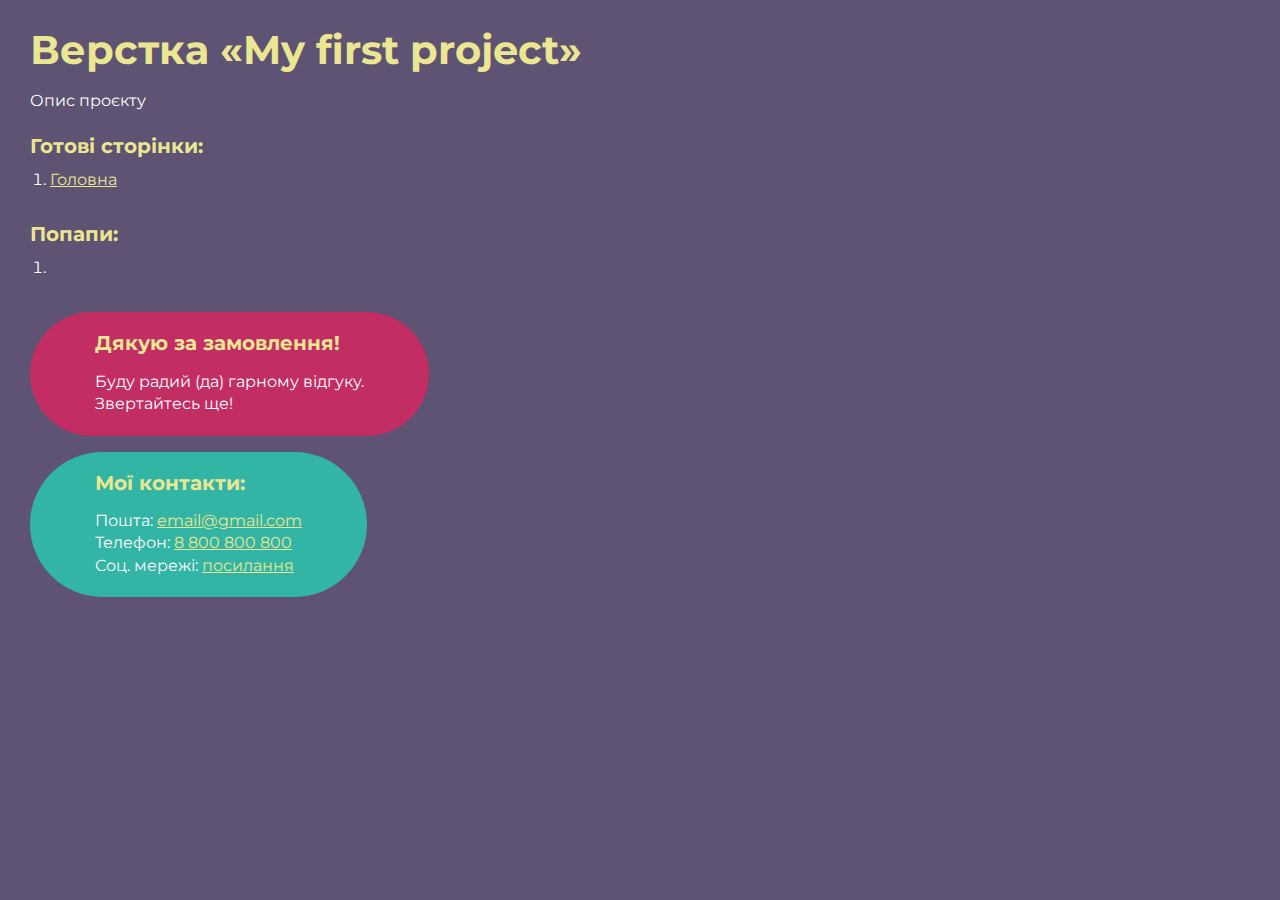
<file: index.html>
<!DOCTYPE html>
<html>

<head>
	<meta charset="UTF-8">
	<meta name="viewport" content="width=device-width, initial-scale=1.0">
	<title>Верстка «My first project»</title>
</head>

<body>
	<div class="rootpage">
		<h1>Верстка «My first project»</h1>
		<div class="rootpage__info">
			Опис проєкту
		</div>
		<h2>Готові сторінки:</h2>
		<ol class="rootpage__list">
			<li><a target="_blank" href="home.html">Головна</a></li>
		</ol>
		<h2>Попапи:</h2>
		<ol class="rootpage__list">
			<li><a target="_blank" href="home.html#"></a></li>
		</ol>
		<div class="rootpage__tnx">
			<h2>Дякую за замовлення!</h2>
			<p>Буду радий (да) гарному відгуку.</p>
			<p>Звертайтесь ще!</p>
		</div>
		<div class="rootpage__contacts">
			<h2>Мої контакти:</h2>
			<p>Пошта: <a href="mailto:email@gmail.com">email@gmail.com</a></p>
			<p>Телефон: <a href="tel:8800800800">8 800 800 800</a></p>
			<p>Соц. мережі: <a href="">посилання</a></p>
		</div>
	</div>
</body>
<style>
	@charset "UTF-8";
	@import url("https://fonts.googleapis.com/css?family=Montserrat:regular,700&display=swap");

	*,
	*::before,
	*::after {
		padding: 0px;
		margin: 0px;
		border: 0px;
		box-sizing: border-box;
	}

	html,
	body {
		height: 100%;
		margin: 0;
		padding: 0;
		min-width: 320px;
		width: 100%;
		color: #fff;
		background-color: #5e5373;
	}

	body {
		font-family: Montserrat;
		font-size: 100%;
		line-height: 1;
		font-size: 1rem;
	}

	a {
		text-decoration: underline;
		color: #ebe691
	}

	a:visited {
		text-decoration: underline;
		color: #aaa768;
	}

	a:hover {
		text-decoration: none;
	}

	ul li {
		list-style: none;
	}

	img {
		vertical-align: top;
	}

	.wrapper {
		width: 100%;
		min-height: 100%;
		overflow: hidden;
	}

	.rootpage {
		padding: 30px;
		display: flex;
		flex-direction: column;
		align-items: flex-start;
	}

	@media (max-width: 767px) {
		.rootpage {
			padding: 30px 15px;
		}
	}

	h1 {
		color: #ebe691;
		font-size: 2.5rem;
		margin: 0px 0px 1.25rem 0px;
	}

	@media (max-width: 767px) {
		h1 {
			font-size: 1.85rem;
			margin: 0px 0px 1.25rem 0px;
		}
	}

	h2 {
		color: #ebe691;
		font-size: 1.25rem;
		margin: 0px 0px 1rem 0px;
	}

	@media (max-width: 767px) {
		h2 {
			font-size: 1.125rem;
			margin: 0px 0px 1rem 0px;
		}
	}

	.rootpage__info {
		line-height: 140%;
		margin: 0px 0px 1.5rem 0px;
	}

	.rootpage__list {
		margin: 0px 0px 2.25rem 1.25rem;
	}

	.rootpage__list li:not(:last-child) {
		margin: 0px 0px 15px 0px;
	}

	.rootpage__contacts,
	.rootpage__tnx {
		border-radius: 200px;
		padding: 20px 65px;
		line-height: 140%;
	}

	@media (max-width: 767px) {

		.rootpage__contacts,
		.rootpage__tnx {
			border-radius: 40px;
			padding: 20px;
		}
	}

	.rootpage__contacts {
		background: #32b5a4;

	}

	.rootpage__contacts a {
		color: #ebe691;
	}

	.rootpage__tnx {
		background: #c22d63;
		margin: 0px 0px 1rem 0px;
	}
</style>

</html>
</file>
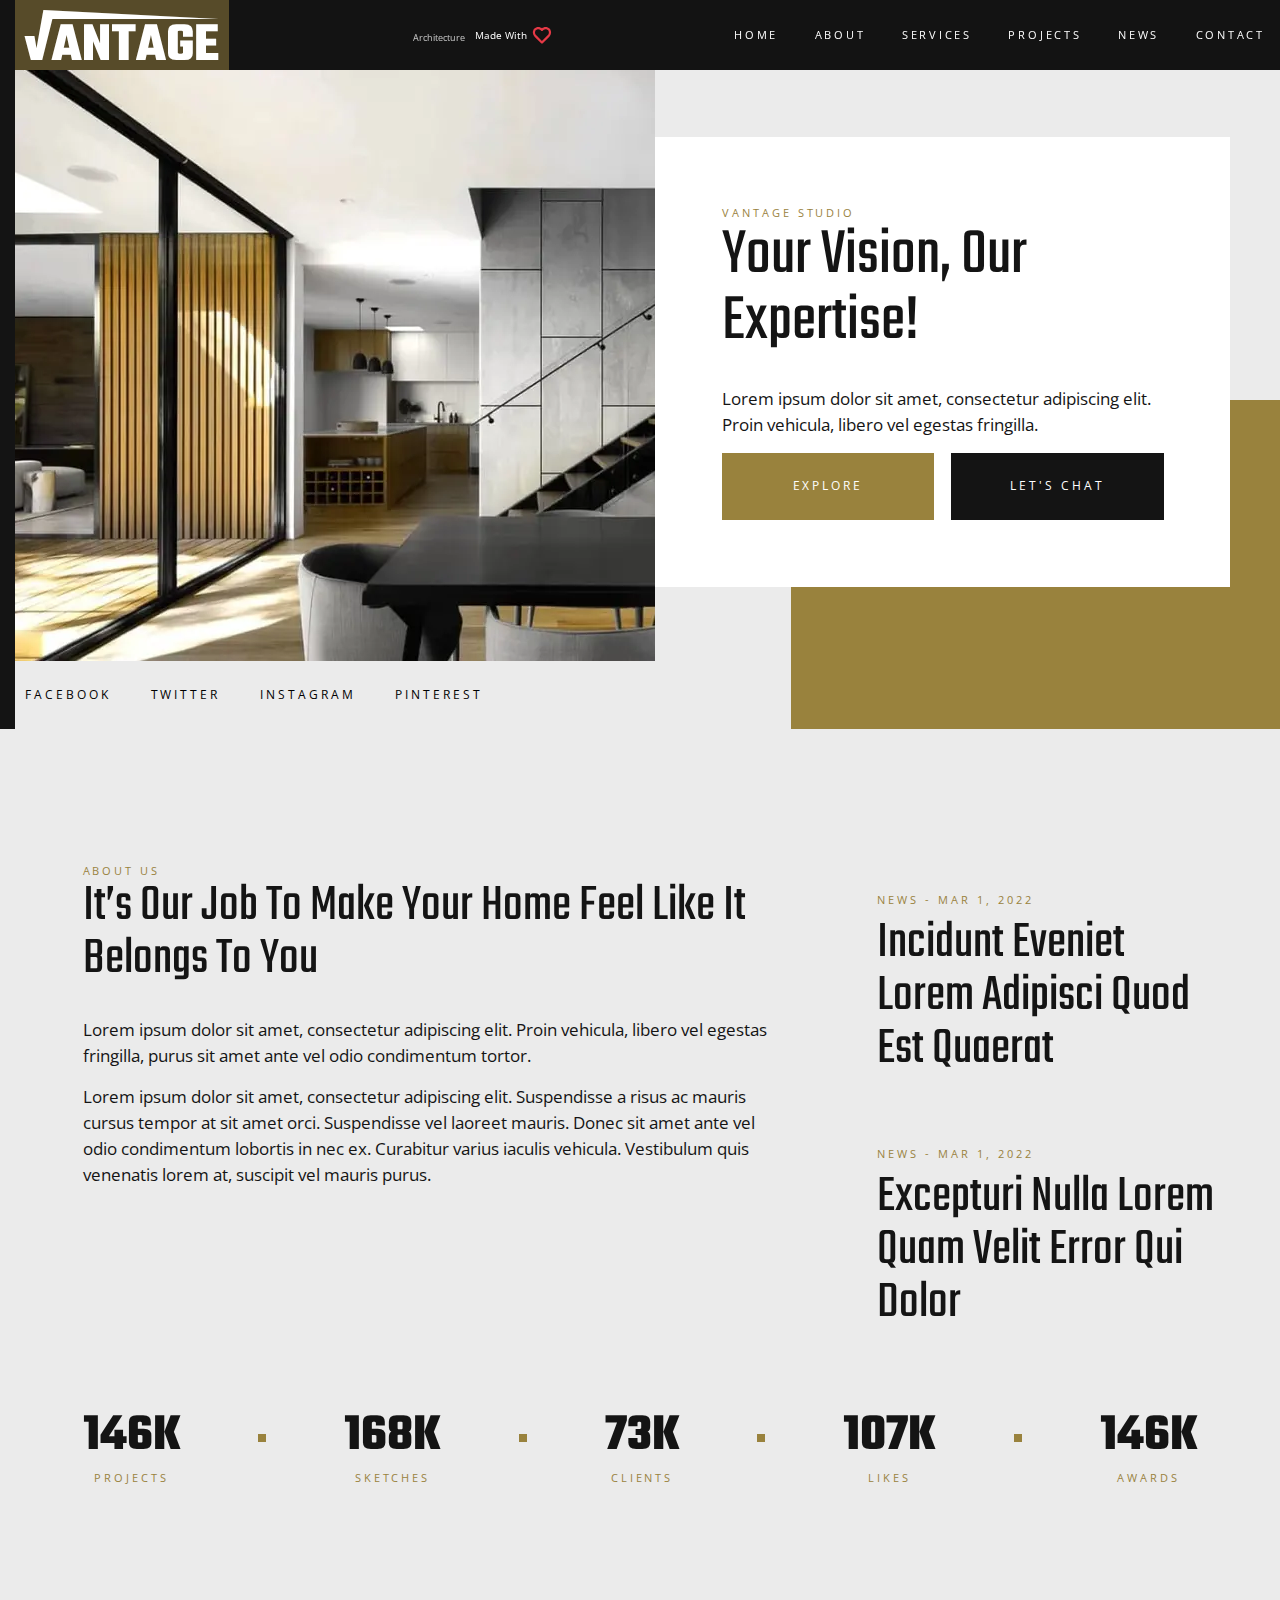
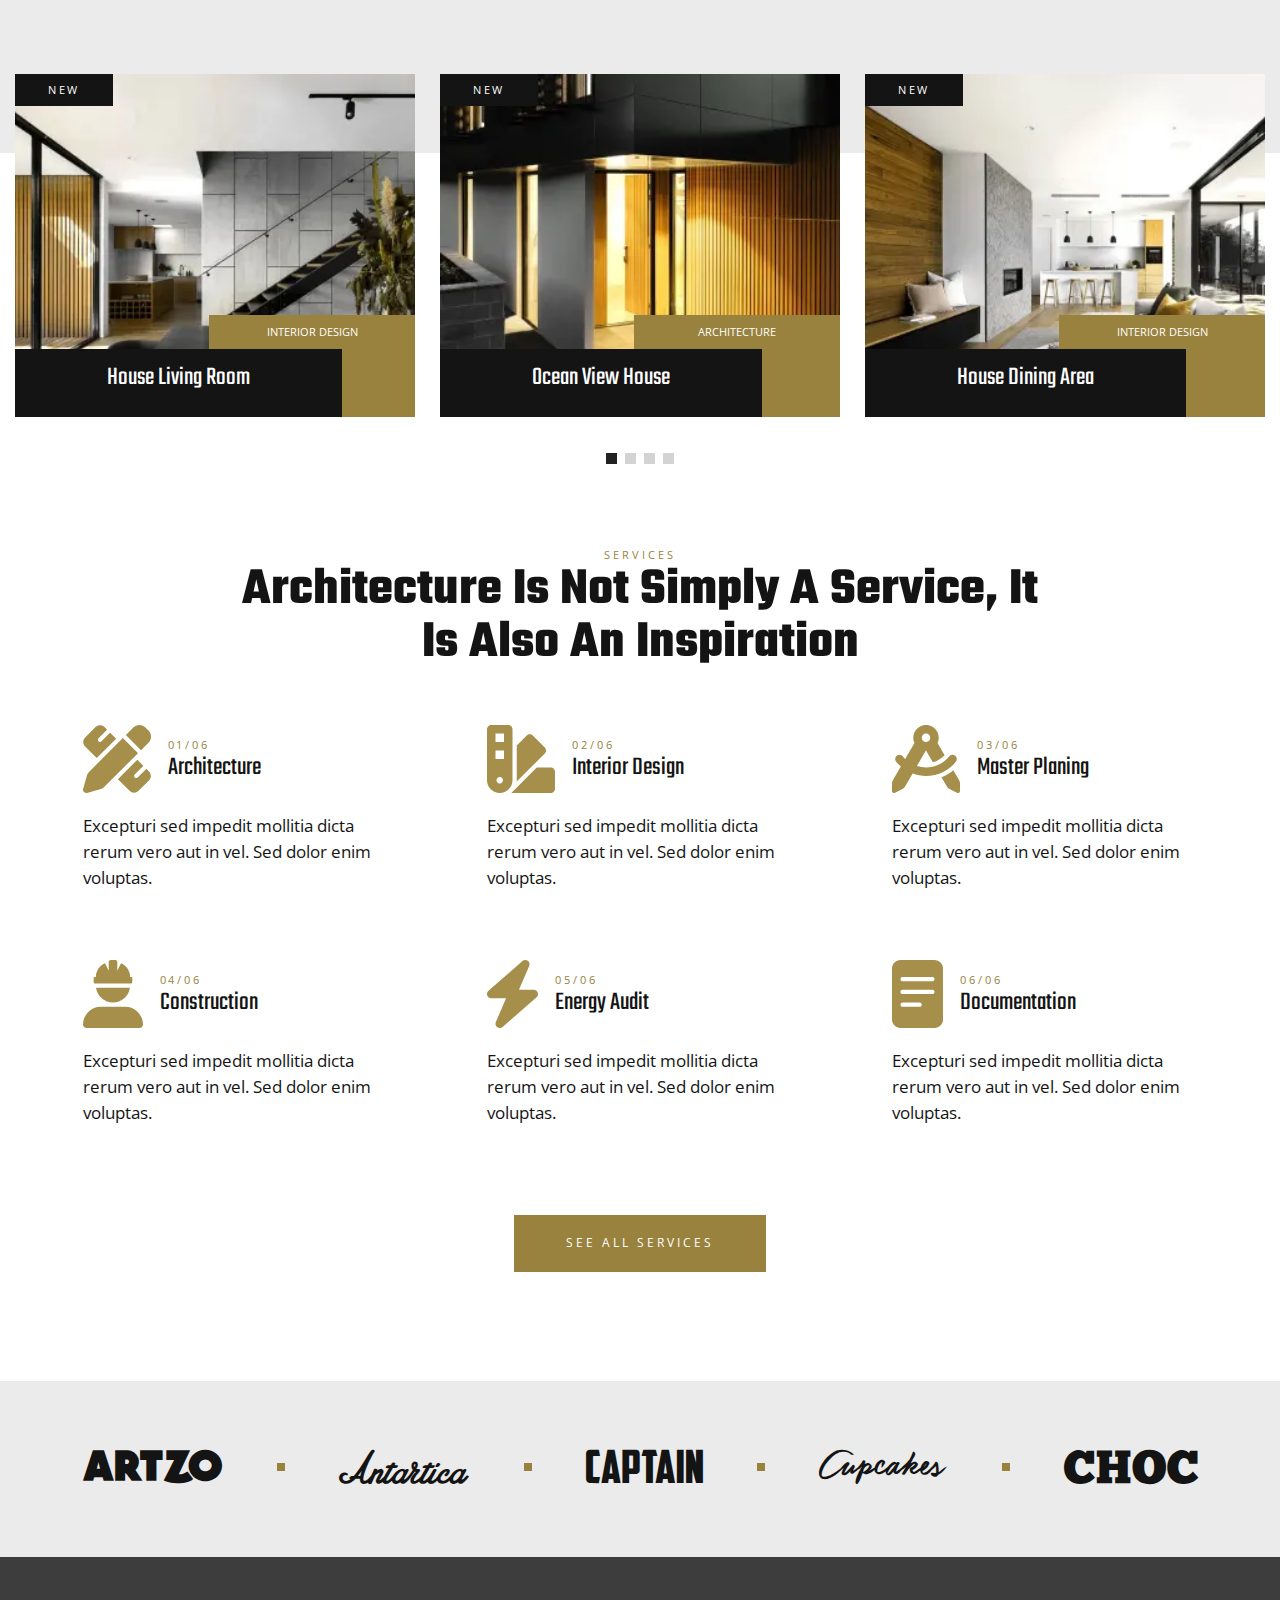
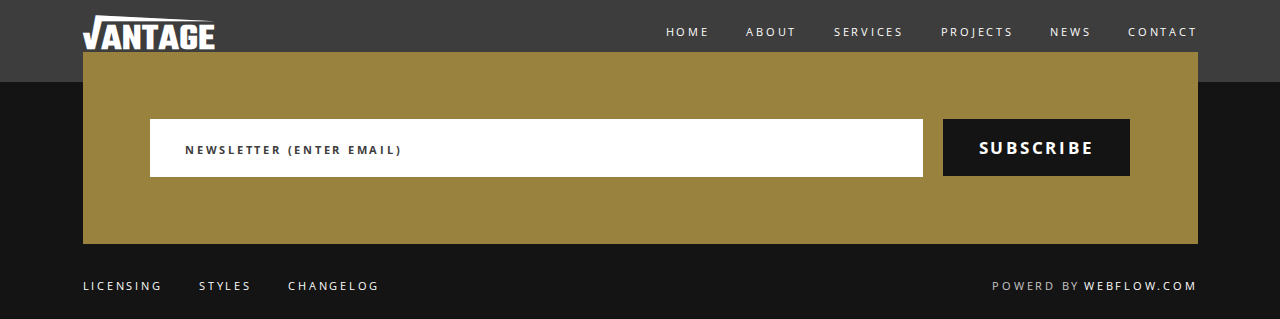
<file: home.html>
<!DOCTYPE html>
<html lang="en">

<head>
	<title>HomePage</title>
	<meta charset="UTF-8">
	<meta name="format-detection" content="telephone=no">
	<!-- <style>body{opacity: 0;}</style> -->
	<link rel="stylesheet" href="css/style.min.css?_v=20221206183430">
	<link rel="shortcut icon" href="favicon.ico">
	<!-- <meta name="robots" content="noindex, nofollow"> -->
	<meta name="viewport" content="width=device-width, initial-scale=1.0">
</head>

<body>
	<div class="wrapper">
		<header class="header">
			<div class="header__container-big">
				<div class="header__logo">
					<a href="#" class="header__logo-link  _icon-logo"></a>
				</div>
				<div class="header__info">
					<div class="header__info-item"><span>Architecture</span></div>
					<div class="header__info-item header__info-item_made _icon-love"><span>Made With</span></div>

				</div>
				<div class="header__menu menu">
					<nav class="menu__body">
						<ul class="menu__list">
							<li class="menu__item">
								<a href="" class="menu__link">home</a>
							</li>
							<li class="menu__item">
								<a data-goto-header data-goto=".about" href="" class="menu__link">about</a>
							</li>
							<li class="menu__item">
								<a data-goto-header data-goto=".services" href="" class="menu__link">services</a>
							</li>
							<li class="menu__item">
								<a data-goto-top="30" data-goto-header data-goto=".projects" href="" class="menu__link">projects</a>
							</li>
							<li class="menu__item">
								<a href="" class="menu__link">news</a>
							</li>
							<li class="menu__item">
								<a data-goto-header data-goto=".contact" href="" class="menu__link">Contact</a>
							</li>

						</ul>
					</nav>
					<button type="button" class="menu__icon icon-menu"><span></span></button>
				</div>

			</div>
		</header>
		<main class="page">
			<section class="page__main main">
				<div class="main__container-big">
					<div class="main__content content">
						<div class="content__img">
							<picture><source srcset="img/main/main.webp" type="image/webp"><img src="img/main/main.jpg" alt="main image"></picture>
						</div>
						<div class="content__social social">
							<ul class="social__list">
								<li class="social__item">
									<a href="#" class="social__link">facebook</a>
								</li>
								<li class="social__item">
									<a href="#" class="social__link">twitter</a>
								</li>
								<li class="social__item">
									<a href="#" class="social__link">instagram</a>
								</li>
								<li class="social__item">
									<a href="#" class="social__link">pinterest</a>
								</li>
							</ul>
						</div>
					</div>

					<div class="main__info info">
						<div class="info__card card">
							<div class="card__subtitle subtitle">vantage studio</div>
							<h1 class="card__title title">Your vision, our expertise!</h1>
							<div class="card__text text">
								<p>Lorem ipsum dolor sit amet, consectetur adipiscing elit. Proin vehicula, libero vel egestas fringilla.</p>
							</div>
							<div class="card__links">
								<a href="#" class="link link-gold card__link">explore</a>
								<a href="#" class="link link-black card__link">let's chat</a>
							</div>
						</div>
					</div>
				</div>
			</section>
			<section class="page__about about">
				<div class="about__container container">
					<div class="about__content content">
						<div class="about__body">
							<div class="about__subtitle subtitle">about us</div>
							<h2 class="about__title title">It’s our job to make your home feel like it belongs to you</h2>
							<div class="about__text text">
								<p>Lorem ipsum dolor sit amet, consectetur adipiscing elit. Proin vehicula, libero vel egestas fringilla, purus sit amet ante vel odio condimentum tortor.</p>
							</div>
							<div class="about__text text">
								<p>Lorem ipsum dolor sit amet, consectetur adipiscing elit. Suspendisse a risus ac mauris cursus tempor at sit amet orci. Suspendisse vel laoreet mauris. Donec sit amet ante vel odio condimentum lobortis in nec ex. Curabitur
									varius iaculis vehicula. Vestibulum quis venenatis lorem at, suscipit vel mauris purus.</p>
							</div>
						</div>
						<div class="about__news news">
							<article class="news__item">
								<div class="news__subtitle subtitle">news - Mar 1, 2022</div>
								<h3 class="news__title title">Incidunt eveniet lorem adipisci quod est quaerat</h3>
							</article>
							<article class="news__item">
								<div class="news__subtitle subtitle">news - Mar 1, 2022</div>
								<h3 class="news__title title">Excepturi nulla lorem quam velit error qui dolor</h3>
							</article>
						</div>
					</div>
					<div class="about__statistic statistic">
						<div class="statistic__item statistic-item">
							<div data-watch class="statistic-item__numb title">
								<span data-digits-counter data-digits-counter-speed="2500">500</span><span>K</span>
							</div>
							<div class="statistic-item__name subtitle">projects</div>
						</div>
						<div class="statistic-item__block"></div>
						<div class="statistic__item statistic-item">
							<div data-watch class="statistic-item__numb title">
								<span data-digits-counter data-digits-counter-speed="2500">575</span><span>K</span>
							</div>
							<div class="statistic-item__name subtitle">sketches</div>
						</div>
						<div class="statistic-item__block"></div>
						<div class="statistic__item statistic-item">
							<div data-watch class="statistic-item__numb title">
								<span data-digits-counter data-digits-counter-speed="2500">250</span><span>K</span>
							</div>
							<div class="statistic-item__name subtitle">clients</div>
						</div>
						<div class="statistic-item__block"></div>
						<div class="statistic__item statistic-item">
							<div data-watch class="statistic-item__numb title">
								<span data-digits-counter data-digits-counter-speed="2500">365</span><span>K</span>
							</div>
							<div class="statistic-item__name subtitle">likes</div>
						</div>
						<div class="statistic-item__block"></div>
						<div class="statistic__item statistic-item">
							<div data-watch class="statistic-item__numb title">
								<span data-digits-counter data-digits-counter-speed="2500">500</span><span>K</span>
							</div>
							<div class="statistic-item__name subtitle">awards</div>
						</div>
					</div>
				</div>
			</section>
			<section class="page__projects projects">
				<div class="projects__container-big">
					<div class="projects__slider projects-slider swiper">
						<div class="projects-slider__wrapper swiper-wrapper">

							<div class="projects-slider__slide swiper-slide">
								<div class="projects-slider__item">
									<a href="#" class="projects-slider__image-ibg">
										<picture><source srcset="img/projects/01.webp" type="image/webp"><img src="img/projects/01.jpg" alt="House Living Room"></picture>
									</a>
									<div class="projects-slider__card">New</div>
									<div class="projects-slider__name">Interior Design</div>
									<h3 class="projects-slider__title">
										<a href="#" class="projects-slider__link-title title">House Living Room</a>
									</h3>
								</div>
							</div>

							<div class="projects-slider__slide swiper-slide">
								<div class="projects-slider__item">
									<a href="#" class="projects-slider__image-ibg">
										<picture><source srcset="img/projects/02.webp" type="image/webp"><img src="img/projects/02.jpg" alt="Ocean View House"></picture>
									</a>
									<div class="projects-slider__card">New</div>
									<div class="projects-slider__name">Architecture</div>
									<h3 class="projects-slider__title">
										<a href="#" class="projects-slider__link-title title">Ocean View House</a>
									</h3>
								</div>
							</div>

							<div class="projects-slider__slide swiper-slide">
								<div class="projects-slider__item">
									<a href="#" class="projects-slider__image-ibg">
										<picture><source srcset="img/projects/03.webp" type="image/webp"><img src="img/projects/03.jpg" alt="House Dining Area"></picture>
									</a>
									<div class="projects-slider__card">New</div>
									<div class="projects-slider__name">Interior Design</div>
									<h3 class="projects-slider__title"> <a href="#" class="projects-slider__link-title title">House Dining Area</a></h3>
								</div>
							</div>

							<div class="projects-slider__slide swiper-slide">
								<div class="projects-slider__item">
									<a href="#" class="projects-slider__image-ibg">
										<picture><source srcset="img/projects/01.webp" type="image/webp"><img src="img/projects/01.jpg" alt="House Living Room"></picture>
									</a>
									<div class="projects-slider__card">New</div>
									<div class="projects-slider__name">Interior Design</div>
									<h3 class="projects-slider__title">
										<a href="#" class="projects-slider__link-title title">House Living Room</a>
									</h3>
								</div>
							</div>

							<div class="projects-slider__slide swiper-slide">
								<div class="projects-slider__item">
									<a href="#" class="projects-slider__image-ibg">
										<picture><source srcset="img/projects/02.webp" type="image/webp"><img src="img/projects/02.jpg" alt="Ocean View House"></picture>
									</a>
									<div class="projects-slider__card">New</div>
									<div class="projects-slider__name">Architecture</div>
									<h3 class="projects-slider__title">
										<a href="#" class="projects-slider__link-title title">Ocean View House</a>
									</h3>
								</div>
							</div>

							<div class="projects-slider__slide swiper-slide">
								<div class="projects-slider__item">
									<a href="#" class="projects-slider__image-ibg">
										<picture><source srcset="img/projects/03.webp" type="image/webp"><img src="img/projects/03.jpg" alt="House Dining Area"></picture>
									</a>
									<div class="projects-slider__card">New</div>
									<div class="projects-slider__name">Interior Design</div>
									<h3 class="projects-slider__title"> <a href="#" class="projects-slider__link-title title">House Dining Area</a></h3>
								</div>
							</div>

						</div>
						<image-ibg class="swiper-pagination"></image-ibg </div>
					</div>

			</section>
			<section class="page__services services">
				<div class="services__container container">
					<div class="services__subtitle subtitle">services</div>
					<h2 class="services__title title">Architecture is not simply a service, it is also an inspiration</h2>
					<div class="services__content services-content">
						<div class="services-content__item content-item">
							<div class="content-item__body item-body">
								<div class="item-body__image">
									<img src="img/services/icons/01.svg" alt="Architecture">
								</div>
								<div class="item-body__content">
									<div class="item-body-content__subtitle subtitle">01/06</div>
									<div class="item-body-content__title">Architecture</div>
								</div>
							</div>
							<div class="content-item__text text">
								<p>Excepturi sed impedit mollitia dicta rerum vero aut in vel. Sed dolor enim voluptas.</p>
							</div>
						</div>

						<div class="services-content__item content-item">
							<div class="content-item__body item-body">
								<div class="item-body__image">
									<img src="img/services/icons/02.svg" alt="Interior Design">
								</div>
								<div class="item-body__content">
									<div class="item-body-content__subtitle subtitle">02/06</div>
									<div class="item-body-content__title">Interior Design</div>
								</div>
							</div>
							<div class="content-item__text text">
								<p>Excepturi sed impedit mollitia dicta rerum vero aut in vel. Sed dolor enim voluptas.</p>
							</div>
						</div>
						<div class="services-content__item content-item">
							<div class="content-item__body item-body">
								<div class="item-body__image">
									<img src="img/services/icons/03.svg" alt="Master Planing">
								</div>
								<div class="item-body__content">
									<div class="item-body-content__subtitle subtitle">03/06</div>
									<div class="item-body-content__title">Master Planing</div>
								</div>
							</div>
							<div class="content-item__text text">
								<p>Excepturi sed impedit mollitia dicta rerum vero aut in vel. Sed dolor enim voluptas.</p>
							</div>
						</div>
						<div class="services-content__item content-item">
							<div class="content-item__body item-body">
								<div class="item-body__image">
									<img src="img/services/icons/04.svg" alt="Construction">
								</div>
								<div class="item-body__content">
									<div class="item-body-content__subtitle subtitle">04/06</div>
									<div class="item-body-content__title">Construction</div>
								</div>
							</div>
							<div class="content-item__text text">
								<p>Excepturi sed impedit mollitia dicta rerum vero aut in vel. Sed dolor enim voluptas.</p>
							</div>
						</div>
						<div class="services-content__item content-item">
							<div class="content-item__body item-body">
								<div class="item-body__image">
									<img src="img/services/icons/05.svg" alt="Energy Audit">
								</div>
								<div class="item-body__content">
									<div class="item-body-content__subtitle subtitle">05/06</div>
									<div class="item-body-content__title">Energy Audit</div>
								</div>
							</div>
							<div class="content-item__text text">
								<p>Excepturi sed impedit mollitia dicta rerum vero aut in vel. Sed dolor enim voluptas.</p>
							</div>
						</div>
						<div class="services-content__item content-item">
							<div class="content-item__body item-body">
								<div class="item-body__image">
									<img src="img/services/icons/06.svg" alt="Documentation">
								</div>
								<div class="item-body__content">
									<div class="item-body-content__subtitle subtitle">06/06</div>
									<div class="item-body-content__title">Documentation</div>
								</div>
							</div>
							<div class="content-item__text text">
								<p>Excepturi sed impedit mollitia dicta rerum vero aut in vel. Sed dolor enim voluptas.</p>
							</div>
						</div>
					</div>
					<a href="#" class="services__link link">see all services</a>
				</div>
			</section>
			<section class="page__partners partners">
				<div class="partners__container container">
					<ul class="partners__items">
						<li class="partners__item partners-item">
							<a href="#" class="partners-item__link _icon-01"></a>
						</li>
						<li class="partners-item__block"></li>
						<li class="partners__item partners-item">
							<a href="#" class="partners-item__link _icon-02"></a>
						</li>
						<li class="partners-item__block"></li>
						<li class="partners__item partners-item">
							<a href="#" class="partners-item__link _icon-03"></a>
						</li>
						<li class="partners-item__block"></li>
						<li class="partners__item partners-item">
							<a href="#" class="partners-item__link _icon-04"></a>
						</li>
						<li class="partners-item__block"></li>
						<li class="partners__item partners-item">
							<a href="#" class="partners-item__link _icon-05"></a>
						</li>
					</ul>
				</div>
			</section>

			<section class="page__contact contact">
				<div class="contact__container-big container-big__top">
					<div class="contact__container container">
						<div class="contact-header__inner">
							<a href="#" class="contact__logo _icon-logo"></a>
							<ul class="contact__list">
								<li class="contact__item">
									<a href="#" class="contact__link">home</a>
								</li>
								<li class="contact__item">
									<a href="#" class="contact__link">about</a>
								</li>
								<li class="contact__item">
									<a href="#" class="contact__link">services</a>
								</li>
								<li class="contact__item">
									<a href="#" class="contact__link">projects</a>
								</li>
								<li class="contact__item">
									<a href="#" class="contact__link">news</a>
								</li>
								<li class="contact__item">
									<a href="#" class="contact__link">contact</a>
								</li>
							</ul>
						</div>
					</div>
				</div>
				<div class="contact__container container">
					<form action="#" class="contact__form form">
						<div class="form__item form-item__input"><input data-required="email" autocomplete="off" type="text" name="form[]" data-error="Wrong email adress" placeholder="Newsletter (Enter Email)" data-placeholder="Email" class="form__input"></div>
						<div class="form__item"><button type="submit" class="form__button button">Subscribe</button></div>
					</form>
				</div>
				<div class="contact__container-big">
					<div class="contact__container container contact-container__bottom">
						<ul class="contact-info__list info-list">
							<li class="info-list__item">
								<a href="#" class="info-list__link">licensing</a>
							</li>
							<li class="info-list__item">
								<a href="#" class="info-list__link">styles</a>
							</li>
							<li class="info-list__item">
								<a href="#" class="info-list__link">changelog</a>
							</li>
						</ul>
						<div class="contact__powerd contact-powerd">
							<span>powerd by</span>
							<a href="#" class="contact-powerd__link">webflow.com</a>
						</div>
					</div>
				</div>
			</section>

		</main>
		<footer class="footer">
			<div class="footer__container">
			</div>
		</footer>
	</div>
	<!-- <div id="popup" aria-hidden="true" class="popup">
	<div class="popup__wrapper">
		<div class="popup__content">
			<button data-close type="button" class="popup__close">Закрыть</button>
			<div class="popup__text">
				Text
			</div>
		</div>
	</div>
</div> -->
	<script src="js/app.min.js?_v=20221206183430"></script>
</body>

</html>
</file>
<file: css/style.min.css>
@charset "UTF-8";@import url(https://fonts.googleapis.com/css?family=Open+Sans:regular,700&display=swap);@import url(https://fonts.googleapis.com/css?family=Teko:regular,700&display=swap);@font-face{font-family:icons;font-display:swap;src:url(../fonts/icons.woff2) format("woff2"),url(../fonts/icons.woff) format("woff");font-weight:400;font-style:normal}[class*=_icon-]:before{font-family:icons;font-style:normal;font-weight:400;font-variant:normal;text-transform:none;line-height:1;-webkit-font-smoothing:antialiased;-moz-osx-font-smoothing:grayscale}[class*=_icon-]:before{display:block}._icon-01:before{content:"\e900"}._icon-02:before{content:"\e901"}._icon-03:before{content:"\e902"}._icon-04:before{content:"\e903"}._icon-05:before{content:"\e904"}._icon-logo:before{content:"\e905"}._icon-love:before{content:"\e906"}*{padding:0;margin:0;border:0}*,:after,:before{-webkit-box-sizing:border-box;box-sizing:border-box}body,html{height:100%;min-width:320px}body{color:#141414;line-height:1;font-family:"Open Sans";font-size:1.0625rem;-ms-text-size-adjust:100%;-moz-text-size-adjust:100%;-webkit-text-size-adjust:100%;-webkit-font-smoothing:antialiased;-moz-osx-font-smoothing:grayscale}button,input,textarea{font-family:"Open Sans";font-size:inherit}button{cursor:pointer;color:inherit;background-color:inherit}a{color:inherit;text-decoration:none}a:visited{text-decoration:none}a:hover{text-decoration:none}ul li{list-style:none}img{vertical-align:top}h1,h2,h3,h4,h5,h6{font-weight:inherit;font-size:inherit}.lock body{overflow:hidden;-ms-touch-action:none;touch-action:none;-ms-scroll-chaining:none;overscroll-behavior:none}.wrapper{min-height:100%;display:-webkit-box;display:-ms-flexbox;display:flex;-webkit-box-orient:vertical;-webkit-box-direction:normal;-ms-flex-direction:column;flex-direction:column;overflow:hidden}.wrapper>main{-webkit-box-flex:1;-ms-flex:1 1 auto;flex:1 1 auto}.wrapper>*{min-width:0}[class*=__container-big]{max-width:80.9375rem;margin:0 auto;padding:0 .9375rem}[class*=-ibg]{position:relative}[class*=-ibg] img{position:absolute;width:100%;height:100%;top:0;left:0;-o-object-fit:cover;object-fit:cover}[class*=-ibg_contain] img{-o-object-fit:contain;object-fit:contain}.container{max-width:71.5625rem;width:100%;margin:0 auto;padding-left:.9375rem;padding-right:.9375rem}.subtitle{color:#99823d;text-transform:uppercase;letter-spacing:.1859375rem;font-size:.6875rem;line-height:1.5454545455}.subtitle:not(:last-child){margin-bottom:.125rem}.title{font-family:Teko;line-height:1;text-transform:capitalize}.text{line-height:1.5294117647}.text:not(:last-child){margin-bottom:.9375rem}.link{display:inline-block;color:#fff;text-transform:uppercase;background-color:#99823d;font-size:.75rem;line-height:1.5;letter-spacing:.1859375rem;display:-webkit-box;display:-ms-flexbox;display:flex;-webkit-box-pack:center;-ms-flex-pack:center;justify-content:center;-webkit-box-align:center;-ms-flex-align:center;align-items:center;position:relative;overflow:hidden}.link::after{content:"explore";position:absolute;width:100%;height:100%;background-color:#141414;display:-webkit-box;display:-ms-flexbox;display:flex;-webkit-box-align:center;-ms-flex-align:center;align-items:center;-webkit-box-pack:center;-ms-flex-pack:center;justify-content:center;left:-100%;-webkit-transition:all .8s ease 0s;-o-transition:all .8s ease 0s;transition:all .8s ease 0s}.link-black{background-color:#141414}.link-black::after{content:"let's chat";position:absolute;background-color:#99823d}.header{background-color:rgba(20,20,20,.3);position:fixed;width:100%;top:0;left:0;z-index:50}.header__container-big{display:-webkit-box;display:-ms-flexbox;display:flex;-webkit-box-pack:justify;-ms-flex-pack:justify;justify-content:space-between;-webkit-column-gap:15.625rem;-moz-column-gap:15.625rem;column-gap:15.625rem;min-height:4.375rem;position:relative;-webkit-column-gap:.9375rem;-moz-column-gap:.9375rem;column-gap:.9375rem}.header__logo{padding:2.5rem 4.0625rem;background-color:rgba(153,130,61,.5);color:#fff;position:absolute;top:0;left:.9375rem;-webkit-transition:all .8s ease 0s;-o-transition:all .8s ease 0s;transition:all .8s ease 0s;z-index:5}.header__info{z-index:5;-webkit-box-flex:0;-ms-flex:0 0 auto;flex:0 0 auto;-ms-flex-item-align:center;-ms-grid-row-align:center;align-self:center;color:#fff;display:-webkit-box;display:-ms-flexbox;display:flex;-webkit-column-gap:.625rem;-moz-column-gap:.625rem;column-gap:.625rem;padding-left:21.25rem}.header__info-item{-webkit-column-gap:.3125rem;-moz-column-gap:.3125rem;column-gap:.3125rem}.header__info-item span{font-size:.5625rem;line-height:1.6666666667;color:rgba(255,255,255,.75)}.header__info-item_made{display:-webkit-inline-box;display:-ms-inline-flexbox;display:inline-flex;-webkit-box-orient:horizontal;-webkit-box-direction:reverse;-ms-flex-direction:row-reverse;flex-direction:row-reverse;-webkit-box-align:center;-ms-flex-align:center;align-items:center}.header__info-item_made span{font-size:.625rem;line-height:1.6666666667;color:#fff}._icon-love{color:#e63946}.menu{-ms-flex-item-align:center;-ms-grid-row-align:center;align-self:center}.menu__list{display:-webkit-box;display:-ms-flexbox;display:flex;-webkit-box-align:center;-ms-flex-align:center;align-items:center;-ms-flex-wrap:wrap;flex-wrap:wrap}.menu__link{color:#fff;text-transform:uppercase;font-size:.6875rem;line-height:2.1818181818;letter-spacing:.17265625rem;-webkit-transition:all .5s ease 0s;-o-transition:all .5s ease 0s;transition:all .5s ease 0s}.icon-menu{display:none}.main{background-color:#141414;padding-top:4.375rem}.main__container-big{position:relative;display:-ms-grid;display:grid;z-index:3;-ms-grid-columns:(minmax(40rem,1fr))[2];grid-template-columns:repeat(2,minmax(40rem,1fr))}.main__container-big::after{content:"";width:20.1875rem;height:10rem;left:.9375rem;top:-6.25rem;background-color:#99823d;position:absolute}.main__container-big::before{content:"";position:absolute;background-color:#99823d;width:30.5625rem;height:20.5625rem;bottom:0;right:0}.main .content__img{overflow:hidden}.main .content__img img{-o-object-fit:cover;object-fit:cover}.main .content__social{background-color:#ebebeb}.main__info{background-color:#ebebeb}.main__info .card{background-color:#fff;z-index:2;position:relative}.main__info .card__links{display:-webkit-box;display:-ms-flexbox;display:flex;text-align:center;gap:1.0625rem}.main .social__list{display:-webkit-box;display:-ms-flexbox;display:flex;padding-left:.625rem}.main .social__link{font-size:.75rem;line-height:5.6666666667;text-transform:uppercase;color:#000;letter-spacing:.1859375rem;-webkit-transition:all .5s ease 0s;-o-transition:all .5s ease 0s;transition:all .5s ease 0s}.about{background-color:#ebebeb}.about__content{display:-webkit-box;display:-ms-flexbox;display:flex}.about__body{-webkit-box-flex:1;-ms-flex:1 0 42.75rem;flex:1 0 42.75rem}.news{-webkit-box-flex:1;-ms-flex:1 0 26.5rem;flex:1 0 26.5rem}.news__subtitle:not(:last-child){margin-bottom:.625rem}.news__title{font-size:1.625rem}.statistic{display:-webkit-box;display:-ms-flexbox;display:flex;-webkit-box-pack:justify;-ms-flex-pack:justify;justify-content:space-between;row-gap:1.875rem;-ms-flex-wrap:wrap;flex-wrap:wrap}.statistic-item{text-align:center;position:relative}.statistic-item__numb{font-weight:700;line-height:.1}.statistic-item__block{width:.5rem;height:.5rem;background-color:#99823d}.projects-slider__item{position:relative;max-width:25.75rem;height:21.4375rem}.projects-slider__image-ibg{display:inline-block;width:100%;padding-bottom:21.4375rem;overflow:hidden}.projects-slider__image-ibg img{-webkit-transition:all .8s ease 0s;-o-transition:all .8s ease 0s;transition:all .8s ease 0s}.projects-slider__card{color:#fff;line-height:1.45;letter-spacing:.17rem;text-transform:uppercase;position:absolute;top:0;left:0;background-color:#141414;padding:.5rem 2.0625rem}.projects-slider__name{line-height:3.09;text-transform:uppercase;color:#fff;position:absolute;bottom:0;right:0;width:12.875rem;height:6.375rem;background-color:#99823d;text-align:center}.projects-slider__link-title{color:#fff;text-align:center;position:absolute;bottom:0;left:0;background-color:#141414;padding:1rem 5.75rem 1.625rem;-webkit-transition:all .5s ease 0s;-o-transition:all .5s ease 0s;transition:all .5s ease 0s}.services__container{display:-webkit-box;display:-ms-flexbox;display:flex;-webkit-box-orient:vertical;-webkit-box-direction:normal;-ms-flex-direction:column;flex-direction:column}.services__subtitle{text-align:center}.services__title{font-weight:700;max-width:51rem;-ms-flex-item-align:center;-ms-grid-row-align:center;align-self:center;text-align:center}.services__link{-ms-flex-item-align:center;-ms-grid-row-align:center;align-self:center;position:relative;overflow:hidden}.services__link::after{content:"see all services";position:absolute;width:100%;height:100%;background-color:#141414;display:-webkit-box;display:-ms-flexbox;display:flex;-webkit-box-align:center;-ms-flex-align:center;align-items:center;-webkit-box-pack:center;-ms-flex-pack:center;justify-content:center;left:-100%;-webkit-transition:all .8s ease 0s;-o-transition:all .8s ease 0s;transition:all .8s ease 0s}.services-content{display:-ms-grid;display:grid;-webkit-box-align:start;-ms-flex-align:start;align-items:start;-ms-grid-columns:(1fr)[3];grid-template-columns:repeat(3,1fr);-ms-grid-rows:(1fr)[2];grid-template-rows:repeat(2,1fr)}.item-body{display:-webkit-box;display:-ms-flexbox;display:flex;gap:1.0625rem;-webkit-box-align:center;-ms-flex-align:center;align-items:center;height:100%}.item-body-content__title{-webkit-box-flex:1;-ms-flex:1 1 auto;flex:1 1 auto;font-size:1.625rem;font-family:Teko;line-height:1;text-transform:capitalize}.partners{background-color:#ebebeb}.partners__items{display:-webkit-box;display:-ms-flexbox;display:flex;-webkit-box-pack:justify;-ms-flex-pack:justify;justify-content:space-between;-webkit-box-align:center;-ms-flex-align:center;align-items:center;-ms-flex-wrap:wrap;flex-wrap:wrap}.partners__item{position:relative}.partners-item{display:-webkit-box;display:-ms-flexbox;display:flex;-webkit-box-align:center;-ms-flex-align:center;align-items:center}.partners-item__link{line-height:1;-webkit-transition:color .5s ease 0s;-o-transition:color .5s ease 0s;transition:color .5s ease 0s}.partners-item__block{width:.5rem;height:.5rem;background-color:#99823d}.contact{background-color:#141414;color:#fff;padding-bottom:1rem;position:relative}.contact .container-big__top{background-color:#3d3d3d;position:relative}.contact .contact-header__inner{height:9.375rem;display:-webkit-box;display:-ms-flexbox;display:flex;-webkit-box-pack:justify;-ms-flex-pack:justify;justify-content:space-between;-webkit-box-align:center;-ms-flex-align:center;align-items:center;gap:1.25rem}.contact .contact-header__inner ._icon-logo{color:#fff;font-size:2.125rem;-webkit-transition:color .5s ease 0s;-o-transition:color .5s ease 0s;transition:color .5s ease 0s}.contact .contact-container__bottom{display:-webkit-box;display:-ms-flexbox;display:flex;-webkit-box-pack:justify;-ms-flex-pack:justify;justify-content:space-between;-webkit-box-align:center;-ms-flex-align:center;align-items:center}.contact__logo{display:inline-block}.contact__list{display:-webkit-box;display:-ms-flexbox;display:flex;-ms-flex-wrap:wrap;flex-wrap:wrap;-webkit-box-pack:center;-ms-flex-pack:center;justify-content:center}.contact__link{text-transform:uppercase;font-size:.6875rem;line-height:3.0909090909;letter-spacing:.17265625rem;-webkit-transition:all .5s ease 0s;-o-transition:all .5s ease 0s;transition:all .5s ease 0s}.contact__form{margin-bottom:.9375rem}.form{background-color:#99823d;display:-webkit-box;display:-ms-flexbox;display:flex;-webkit-box-pack:justify;-ms-flex-pack:justify;justify-content:space-between;gap:1.25rem}.form .form-item__input{width:53.75rem}.form__input{height:3.625rem;width:100%;font-size:.875rem;line-height:2.4285714286;font-weight:700;color:#3d3d3d;letter-spacing:.17265625rem}.form__input::-webkit-input-placeholder{font-size:.6875rem;line-height:3.0909090909;font-weight:700;color:#3d3d3d;text-transform:uppercase;letter-spacing:.17265625rem}.form__input::-moz-placeholder{font-size:.6875rem;line-height:3.0909090909;font-weight:700;color:#3d3d3d;text-transform:uppercase;letter-spacing:.17265625rem}.form__input:-ms-input-placeholder{font-size:.6875rem;line-height:3.0909090909;font-weight:700;color:#3d3d3d;text-transform:uppercase;letter-spacing:.17265625rem}.form__input::-ms-input-placeholder{font-size:.6875rem;line-height:3.0909090909;font-weight:700;color:#3d3d3d;text-transform:uppercase;letter-spacing:.17265625rem}.form__input::placeholder{font-size:.6875rem;line-height:3.0909090909;font-weight:700;color:#3d3d3d;text-transform:uppercase;letter-spacing:.17265625rem}.form__button{background-color:#141414;padding:1.0625rem 2.25rem;font-weight:700;text-transform:uppercase;letter-spacing:.17265625rem;position:relative;overflow:hidden}.form__button::after{content:"subscribe";position:absolute;width:100%;height:100%;background-color:#fff;display:-webkit-box;display:-ms-flexbox;display:flex;-webkit-box-align:center;-ms-flex-align:center;align-items:center;-webkit-box-pack:center;-ms-flex-pack:center;justify-content:center;left:-100%;top:0;-webkit-transition:all .8s ease 0s;-o-transition:all .8s ease 0s;transition:all .8s ease 0s}.form__error{padding:.625rem 1.5rem 0;color:red;font-size:.75rem}.info-list{display:-webkit-box;display:-ms-flexbox;display:flex;-ms-flex-wrap:wrap;flex-wrap:wrap}.info-list__link{text-transform:uppercase;font-size:.6875rem;line-height:3.0909090909;letter-spacing:.17265625rem;-webkit-transition:all .5s ease 0s;-o-transition:all .5s ease 0s;transition:all .5s ease 0s}.contact-powerd span{text-transform:uppercase;opacity:.75;font-size:.6875rem;line-height:3.0909090909;letter-spacing:.17265625rem}.contact-powerd__link{text-transform:uppercase;font-size:.6875rem;line-height:3.0909090909;letter-spacing:.17265625rem;-webkit-transition:all .5s ease 0s;-o-transition:all .5s ease 0s;transition:all .5s ease 0s}.swiper{overflow:hidden}.swiper-wrapper{width:100%;height:100%;-webkit-box-sizing:content-box;box-sizing:content-box;display:-webkit-box;display:-ms-flexbox;display:flex;position:relative}.swiper-vertical .swiper-wrapper{-webkit-box-orient:vertical;-webkit-box-direction:normal;-ms-flex-direction:column;flex-direction:column}.swiper-autoheight .swiper-wrapper{-webkit-box-align:start;-ms-flex-align:start;align-items:flex-start}.swiper-initialized .swiper-slide{-ms-flex-negative:0;flex-shrink:0}.swiper-android .swiper-slide,.swiper-android .swiper-wrapper{-webkit-transform:translate3d(0,0,0);transform:translate3d(0,0,0)}.swiper-button-lock{display:none!important}@font-face{font-family:swiper-icons;src:url("data:application/font-woff;charset=utf-8;base64, [base64]//wADZ2x5ZgAAAywAAADMAAAD2MHtryVoZWFkAAABbAAAADAAAAA2E2+eoWhoZWEAAAGcAAAAHwAAACQC9gDzaG10eAAAAigAAAAZAAAArgJkABFsb2NhAAAC0AAAAFoAAABaFQAUGG1heHAAAAG8AAAAHwAAACAAcABAbmFtZQAAA/gAAAE5AAACXvFdBwlwb3N0AAAFNAAAAGIAAACE5s74hXjaY2BkYGAAYpf5Hu/j+W2+MnAzMYDAzaX6QjD6/4//Bxj5GA8AuRwMYGkAPywL13jaY2BkYGA88P8Agx4j+/8fQDYfA1AEBWgDAIB2BOoAeNpjYGRgYNBh4GdgYgABEMnIABJzYNADCQAACWgAsQB42mNgYfzCOIGBlYGB0YcxjYGBwR1Kf2WQZGhhYGBiYGVmgAFGBiQQkOaawtDAoMBQxXjg/wEGPcYDDA4wNUA2CCgwsAAAO4EL6gAAeNpj2M0gyAACqxgGNWBkZ2D4/wMA+xkDdgAAAHjaY2BgYGaAYBkGRgYQiAHyGMF8FgYHIM3DwMHABGQrMOgyWDLEM1T9/w8UBfEMgLzE////P/5//f/V/xv+r4eaAAeMbAxwIUYmIMHEgKYAYjUcsDAwsLKxc3BycfPw8jEQA/[base64]/uznmfPFBNODM2K7MTQ45YEAZqGP81AmGGcF3iPqOop0r1SPTaTbVkfUe4HXj97wYE+yNwWYxwWu4v1ugWHgo3S1XdZEVqWM7ET0cfnLGxWfkgR42o2PvWrDMBSFj/IHLaF0zKjRgdiVMwScNRAoWUoH78Y2icB/yIY09An6AH2Bdu/UB+yxopYshQiEvnvu0dURgDt8QeC8PDw7Fpji3fEA4z/PEJ6YOB5hKh4dj3EvXhxPqH/SKUY3rJ7srZ4FZnh1PMAtPhwP6fl2PMJMPDgeQ4rY8YT6Gzao0eAEA409DuggmTnFnOcSCiEiLMgxCiTI6Cq5DZUd3Qmp10vO0LaLTd2cjN4fOumlc7lUYbSQcZFkutRG7g6JKZKy0RmdLY680CDnEJ+UMkpFFe1RN7nxdVpXrC4aTtnaurOnYercZg2YVmLN/d/gczfEimrE/fs/bOuq29Zmn8tloORaXgZgGa78yO9/cnXm2BpaGvq25Dv9S4E9+5SIc9PqupJKhYFSSl47+Qcr1mYNAAAAeNptw0cKwkAAAMDZJA8Q7OUJvkLsPfZ6zFVERPy8qHh2YER+3i/BP83vIBLLySsoKimrqKqpa2hp6+jq6RsYGhmbmJqZSy0sraxtbO3sHRydnEMU4uR6yx7JJXveP7WrDycAAAAAAAH//wACeNpjYGRgYOABYhkgZgJCZgZNBkYGLQZtIJsFLMYAAAw3ALgAeNolizEKgDAQBCchRbC2sFER0YD6qVQiBCv/H9ezGI6Z5XBAw8CBK/m5iQQVauVbXLnOrMZv2oLdKFa8Pjuru2hJzGabmOSLzNMzvutpB3N42mNgZGBg4GKQYzBhYMxJLMlj4GBgAYow/P/PAJJhLM6sSoWKfWCAAwDAjgbRAAB42mNgYGBkAIIbCZo5IPrmUn0hGA0AO8EFTQAA");font-weight:400;font-style:normal}:root{--swiper-theme-color:#007aff}.swiper{margin-left:auto;margin-right:auto;position:relative;overflow:hidden;list-style:none;padding:0;z-index:1}.swiper-vertical>.swiper-wrapper{-webkit-box-orient:vertical;-webkit-box-direction:normal;-ms-flex-direction:column;flex-direction:column}.swiper-wrapper{position:relative;width:100%;height:100%;z-index:1;display:-webkit-box;display:-ms-flexbox;display:flex;-webkit-transition-property:-webkit-transform;transition-property:-webkit-transform;-o-transition-property:transform;transition-property:transform;transition-property:transform,-webkit-transform;-webkit-box-sizing:content-box;box-sizing:content-box}.swiper-android .swiper-slide,.swiper-wrapper{-webkit-transform:translate3d(0,0,0);transform:translate3d(0,0,0)}.swiper-pointer-events{-ms-touch-action:pan-y;touch-action:pan-y}.swiper-pointer-events.swiper-vertical{-ms-touch-action:pan-x;touch-action:pan-x}.swiper-slide{-ms-flex-negative:0;flex-shrink:0;width:100%;height:100%;position:relative;-webkit-transition-property:-webkit-transform;transition-property:-webkit-transform;-o-transition-property:transform;transition-property:transform;transition-property:transform,-webkit-transform}.swiper-slide-invisible-blank{visibility:hidden}.swiper-autoheight,.swiper-autoheight .swiper-slide{height:auto}.swiper-autoheight .swiper-wrapper{-webkit-box-align:start;-ms-flex-align:start;align-items:flex-start;-webkit-transition-property:height,-webkit-transform;transition-property:height,-webkit-transform;-o-transition-property:transform,height;transition-property:transform,height;transition-property:transform,height,-webkit-transform}.swiper-3d,.swiper-3d.swiper-css-mode .swiper-wrapper{-webkit-perspective:1200px;perspective:1200px}.swiper-3d .swiper-cube-shadow,.swiper-3d .swiper-slide,.swiper-3d .swiper-slide-shadow,.swiper-3d .swiper-slide-shadow-bottom,.swiper-3d .swiper-slide-shadow-left,.swiper-3d .swiper-slide-shadow-right,.swiper-3d .swiper-slide-shadow-top,.swiper-3d .swiper-wrapper{-webkit-transform-style:preserve-3d;transform-style:preserve-3d}.swiper-3d .swiper-slide-shadow,.swiper-3d .swiper-slide-shadow-bottom,.swiper-3d .swiper-slide-shadow-left,.swiper-3d .swiper-slide-shadow-right,.swiper-3d .swiper-slide-shadow-top{position:absolute;left:0;top:0;width:100%;height:100%;pointer-events:none;z-index:10}.swiper-3d .swiper-slide-shadow{background:rgba(0,0,0,.15)}.swiper-3d .swiper-slide-shadow-left{background-image:-webkit-gradient(linear,right top,left top,from(rgba(0,0,0,.5)),to(rgba(0,0,0,0)));background-image:-o-linear-gradient(right,rgba(0,0,0,.5),rgba(0,0,0,0));background-image:linear-gradient(to left,rgba(0,0,0,.5),rgba(0,0,0,0))}.swiper-3d .swiper-slide-shadow-right{background-image:-webkit-gradient(linear,left top,right top,from(rgba(0,0,0,.5)),to(rgba(0,0,0,0)));background-image:-o-linear-gradient(left,rgba(0,0,0,.5),rgba(0,0,0,0));background-image:linear-gradient(to right,rgba(0,0,0,.5),rgba(0,0,0,0))}.swiper-3d .swiper-slide-shadow-top{background-image:-webkit-gradient(linear,left bottom,left top,from(rgba(0,0,0,.5)),to(rgba(0,0,0,0)));background-image:-o-linear-gradient(bottom,rgba(0,0,0,.5),rgba(0,0,0,0));background-image:linear-gradient(to top,rgba(0,0,0,.5),rgba(0,0,0,0))}.swiper-3d .swiper-slide-shadow-bottom{background-image:-webkit-gradient(linear,left top,left bottom,from(rgba(0,0,0,.5)),to(rgba(0,0,0,0)));background-image:-o-linear-gradient(top,rgba(0,0,0,.5),rgba(0,0,0,0));background-image:linear-gradient(to bottom,rgba(0,0,0,.5),rgba(0,0,0,0))}.swiper-css-mode>.swiper-wrapper{overflow:auto;scrollbar-width:none;-ms-overflow-style:none}.swiper-css-mode>.swiper-wrapper::-webkit-scrollbar{display:none}.swiper-css-mode>.swiper-wrapper>.swiper-slide{scroll-snap-align:start start}.swiper-horizontal.swiper-css-mode>.swiper-wrapper{-ms-scroll-snap-type:x mandatory;scroll-snap-type:x mandatory}.swiper-vertical.swiper-css-mode>.swiper-wrapper{-ms-scroll-snap-type:y mandatory;scroll-snap-type:y mandatory}.swiper-centered>.swiper-wrapper::before{content:"";-ms-flex-negative:0;flex-shrink:0;-webkit-box-ordinal-group:10000;-ms-flex-order:9999;order:9999}.swiper-centered.swiper-horizontal>.swiper-wrapper>.swiper-slide:first-child{-webkit-margin-start:var(--swiper-centered-offset-before);margin-inline-start:var(--swiper-centered-offset-before)}.swiper-centered.swiper-horizontal>.swiper-wrapper::before{height:100%;min-height:1px;width:var(--swiper-centered-offset-after)}.swiper-centered.swiper-vertical>.swiper-wrapper>.swiper-slide:first-child{-webkit-margin-before:var(--swiper-centered-offset-before);margin-block-start:var(--swiper-centered-offset-before)}.swiper-centered.swiper-vertical>.swiper-wrapper::before{width:100%;min-width:1px;height:var(--swiper-centered-offset-after)}.swiper-centered>.swiper-wrapper>.swiper-slide{scroll-snap-align:center center}.swiper-virtual.swiper-css-mode .swiper-wrapper::after{content:"";position:absolute;left:0;top:0;pointer-events:none}.swiper-virtual.swiper-css-mode.swiper-horizontal .swiper-wrapper::after{height:1px;width:var(--swiper-virtual-size)}.swiper-virtual.swiper-css-mode.swiper-vertical .swiper-wrapper::after{width:1px;height:var(--swiper-virtual-size)}:root{--swiper-navigation-size:44px}.swiper-button-next,.swiper-button-prev{position:absolute;top:50%;width:calc(var(--swiper-navigation-size)/ 44 * 27);height:var(--swiper-navigation-size);margin-top:calc(0px - var(--swiper-navigation-size)/ 2);z-index:10;cursor:pointer;display:-webkit-box;display:-ms-flexbox;display:flex;-webkit-box-align:center;-ms-flex-align:center;align-items:center;-webkit-box-pack:center;-ms-flex-pack:center;justify-content:center;color:var(--swiper-navigation-color,var(--swiper-theme-color))}.swiper-button-next.swiper-button-disabled,.swiper-button-prev.swiper-button-disabled{opacity:.35;cursor:auto;pointer-events:none}.swiper-button-next:after,.swiper-button-prev:after{font-family:swiper-icons;font-size:var(--swiper-navigation-size);text-transform:none!important;letter-spacing:0;text-transform:none;font-variant:initial;line-height:1}.swiper-button-prev,.swiper-rtl .swiper-button-next{left:10px;right:auto}.swiper-button-prev:after,.swiper-rtl .swiper-button-next:after{content:"prev"}.swiper-button-next,.swiper-rtl .swiper-button-prev{right:10px;left:auto}.swiper-button-next:after,.swiper-rtl .swiper-button-prev:after{content:"next"}.swiper-button-lock{display:none}.swiper-pagination{position:absolute;text-align:center;-webkit-transition:.3s opacity;-o-transition:.3s opacity;transition:.3s opacity;-webkit-transform:translate3d(0,0,0);transform:translate3d(0,0,0);z-index:10}.swiper-pagination.swiper-pagination-hidden{opacity:0}.swiper-horizontal>.swiper-pagination-bullets,.swiper-pagination-bullets.swiper-pagination-horizontal,.swiper-pagination-custom,.swiper-pagination-fraction{bottom:10px;left:0;width:100%}.swiper-pagination-bullets-dynamic{overflow:hidden;font-size:0}.swiper-pagination-bullets-dynamic .swiper-pagination-bullet{-webkit-transform:scale(.33);-ms-transform:scale(.33);transform:scale(.33);position:relative}.swiper-pagination-bullets-dynamic .swiper-pagination-bullet-active{-webkit-transform:scale(1);-ms-transform:scale(1);transform:scale(1)}.swiper-pagination-bullets-dynamic .swiper-pagination-bullet-active-main{-webkit-transform:scale(1);-ms-transform:scale(1);transform:scale(1)}.swiper-pagination-bullets-dynamic .swiper-pagination-bullet-active-prev{-webkit-transform:scale(.66);-ms-transform:scale(.66);transform:scale(.66)}.swiper-pagination-bullets-dynamic .swiper-pagination-bullet-active-prev-prev{-webkit-transform:scale(.33);-ms-transform:scale(.33);transform:scale(.33)}.swiper-pagination-bullets-dynamic .swiper-pagination-bullet-active-next{-webkit-transform:scale(.66);-ms-transform:scale(.66);transform:scale(.66)}.swiper-pagination-bullets-dynamic .swiper-pagination-bullet-active-next-next{-webkit-transform:scale(.33);-ms-transform:scale(.33);transform:scale(.33)}.swiper-pagination-bullet{width:var(--swiper-pagination-bullet-width,var(--swiper-pagination-bullet-size,11px));height:var(--swiper-pagination-bullet-height,var(--swiper-pagination-bullet-size,11px));display:inline-block;background:var(--swiper-pagination-bullet-inactive-color,#222);opacity:var(--swiper-pagination-bullet-inactive-opacity,.2)}button.swiper-pagination-bullet{border:none;margin:0;padding:0;-webkit-box-shadow:none;box-shadow:none;-webkit-appearance:none;-moz-appearance:none;appearance:none}.swiper-pagination-clickable .swiper-pagination-bullet{cursor:pointer}.swiper-pagination-bullet:only-child{display:none!important}.swiper-pagination-bullet-active{opacity:var(--swiper-pagination-bullet-opacity,1);background:#222}.swiper-pagination-vertical.swiper-pagination-bullets,.swiper-vertical>.swiper-pagination-bullets{right:10px;top:50%;-webkit-transform:translate3d(0,-50%,0);transform:translate3d(0,-50%,0)}.swiper-pagination-vertical.swiper-pagination-bullets .swiper-pagination-bullet,.swiper-vertical>.swiper-pagination-bullets .swiper-pagination-bullet{margin:var(--swiper-pagination-bullet-vertical-gap,6px) 0;display:block}.swiper-pagination-vertical.swiper-pagination-bullets.swiper-pagination-bullets-dynamic,.swiper-vertical>.swiper-pagination-bullets.swiper-pagination-bullets-dynamic{top:50%;-webkit-transform:translateY(-50%);-ms-transform:translateY(-50%);transform:translateY(-50%);width:8px}.swiper-pagination-vertical.swiper-pagination-bullets.swiper-pagination-bullets-dynamic .swiper-pagination-bullet,.swiper-vertical>.swiper-pagination-bullets.swiper-pagination-bullets-dynamic .swiper-pagination-bullet{display:inline-block;-webkit-transition:.2s top,.2s -webkit-transform;transition:.2s top,.2s -webkit-transform;-o-transition:.2s transform,.2s top;transition:.2s transform,.2s top;transition:.2s transform,.2s top,.2s -webkit-transform}.swiper-horizontal>.swiper-pagination-bullets .swiper-pagination-bullet,.swiper-pagination-horizontal.swiper-pagination-bullets .swiper-pagination-bullet{margin:0 var(--swiper-pagination-bullet-horizontal-gap,4px)}.swiper-horizontal>.swiper-pagination-bullets.swiper-pagination-bullets-dynamic,.swiper-pagination-horizontal.swiper-pagination-bullets.swiper-pagination-bullets-dynamic{left:50%;-webkit-transform:translateX(-50%);-ms-transform:translateX(-50%);transform:translateX(-50%);white-space:nowrap}.swiper-horizontal>.swiper-pagination-bullets.swiper-pagination-bullets-dynamic .swiper-pagination-bullet,.swiper-pagination-horizontal.swiper-pagination-bullets.swiper-pagination-bullets-dynamic .swiper-pagination-bullet{-webkit-transition:.2s left,.2s -webkit-transform;transition:.2s left,.2s -webkit-transform;-o-transition:.2s transform,.2s left;transition:.2s transform,.2s left;transition:.2s transform,.2s left,.2s -webkit-transform}.swiper-horizontal.swiper-rtl>.swiper-pagination-bullets-dynamic .swiper-pagination-bullet{-webkit-transition:.2s right,.2s -webkit-transform;transition:.2s right,.2s -webkit-transform;-o-transition:.2s transform,.2s right;transition:.2s transform,.2s right;transition:.2s transform,.2s right,.2s -webkit-transform}.swiper-pagination-progressbar{background:rgba(0,0,0,.25);position:absolute}.swiper-pagination-progressbar .swiper-pagination-progressbar-fill{background:var(--swiper-pagination-color,var(--swiper-theme-color));position:absolute;left:0;top:0;width:100%;height:100%;-webkit-transform:scale(0);-ms-transform:scale(0);transform:scale(0);-webkit-transform-origin:left top;-ms-transform-origin:left top;transform-origin:left top}.swiper-rtl .swiper-pagination-progressbar .swiper-pagination-progressbar-fill{-webkit-transform-origin:right top;-ms-transform-origin:right top;transform-origin:right top}.swiper-horizontal>.swiper-pagination-progressbar,.swiper-pagination-progressbar.swiper-pagination-horizontal,.swiper-pagination-progressbar.swiper-pagination-vertical.swiper-pagination-progressbar-opposite,.swiper-vertical>.swiper-pagination-progressbar.swiper-pagination-progressbar-opposite{width:100%;height:4px;left:0;top:0}.swiper-horizontal>.swiper-pagination-progressbar.swiper-pagination-progressbar-opposite,.swiper-pagination-progressbar.swiper-pagination-horizontal.swiper-pagination-progressbar-opposite,.swiper-pagination-progressbar.swiper-pagination-vertical,.swiper-vertical>.swiper-pagination-progressbar{width:4px;height:100%;left:0;top:0}.swiper-pagination-lock{display:none}.swiper-scrollbar{border-radius:10px;position:relative;-ms-touch-action:none;background:rgba(0,0,0,.1)}.swiper-horizontal>.swiper-scrollbar{position:absolute;left:1%;bottom:3px;z-index:50;height:5px;width:98%}.swiper-vertical>.swiper-scrollbar{position:absolute;right:3px;top:1%;z-index:50;width:5px;height:98%}.swiper-scrollbar-drag{height:100%;width:100%;position:relative;background:rgba(0,0,0,.5);border-radius:10px;left:0;top:0}.swiper-scrollbar-cursor-drag{cursor:move}.swiper-scrollbar-lock{display:none}.swiper-zoom-container{width:100%;height:100%;display:-webkit-box;display:-ms-flexbox;display:flex;-webkit-box-pack:center;-ms-flex-pack:center;justify-content:center;-webkit-box-align:center;-ms-flex-align:center;align-items:center;text-align:center}.swiper-zoom-container>canvas,.swiper-zoom-container>img,.swiper-zoom-container>svg{max-width:100%;max-height:100%;-o-object-fit:contain;object-fit:contain}.swiper-slide-zoomed{cursor:move}.swiper-lazy-preloader{width:42px;height:42px;position:absolute;left:50%;top:50%;margin-left:-21px;margin-top:-21px;z-index:10;-webkit-transform-origin:50%;-ms-transform-origin:50%;transform-origin:50%;-webkit-animation:swiper-preloader-spin 1s infinite linear;animation:swiper-preloader-spin 1s infinite linear;-webkit-box-sizing:border-box;box-sizing:border-box;border:4px solid var(--swiper-preloader-color,var(--swiper-theme-color));border-radius:50%;border-top-color:transparent}.swiper-lazy-preloader-white{--swiper-preloader-color:#fff}.swiper-lazy-preloader-black{--swiper-preloader-color:#000}@-webkit-keyframes swiper-preloader-spin{100%{-webkit-transform:rotate(360deg);transform:rotate(360deg)}}@keyframes swiper-preloader-spin{100%{-webkit-transform:rotate(360deg);transform:rotate(360deg)}}.swiper .swiper-notification{position:absolute;left:0;top:0;pointer-events:none;opacity:0;z-index:-1000}.swiper-free-mode>.swiper-wrapper{-webkit-transition-timing-function:ease-out;-o-transition-timing-function:ease-out;transition-timing-function:ease-out;margin:0 auto}.swiper-grid>.swiper-wrapper{-ms-flex-wrap:wrap;flex-wrap:wrap}.swiper-grid-column>.swiper-wrapper{-ms-flex-wrap:wrap;flex-wrap:wrap;-webkit-box-orient:vertical;-webkit-box-direction:normal;-ms-flex-direction:column;flex-direction:column}.swiper-fade.swiper-free-mode .swiper-slide{-webkit-transition-timing-function:ease-out;-o-transition-timing-function:ease-out;transition-timing-function:ease-out}.swiper-fade .swiper-slide{pointer-events:none;-webkit-transition-property:opacity;-o-transition-property:opacity;transition-property:opacity}.swiper-fade .swiper-slide .swiper-slide{pointer-events:none}.swiper-fade .swiper-slide-active,.swiper-fade .swiper-slide-active .swiper-slide-active{pointer-events:auto}.swiper-cube{overflow:visible}.swiper-cube .swiper-slide{pointer-events:none;-webkit-backface-visibility:hidden;backface-visibility:hidden;z-index:1;visibility:hidden;-webkit-transform-origin:0 0;-ms-transform-origin:0 0;transform-origin:0 0;width:100%;height:100%}.swiper-cube .swiper-slide .swiper-slide{pointer-events:none}.swiper-cube.swiper-rtl .swiper-slide{-webkit-transform-origin:100% 0;-ms-transform-origin:100% 0;transform-origin:100% 0}.swiper-cube .swiper-slide-active,.swiper-cube .swiper-slide-active .swiper-slide-active{pointer-events:auto}.swiper-cube .swiper-slide-active,.swiper-cube .swiper-slide-next,.swiper-cube .swiper-slide-next+.swiper-slide,.swiper-cube .swiper-slide-prev{pointer-events:auto;visibility:visible}.swiper-cube .swiper-slide-shadow-bottom,.swiper-cube .swiper-slide-shadow-left,.swiper-cube .swiper-slide-shadow-right,.swiper-cube .swiper-slide-shadow-top{z-index:0;-webkit-backface-visibility:hidden;backface-visibility:hidden}.swiper-cube .swiper-cube-shadow{position:absolute;left:0;bottom:0;width:100%;height:100%;opacity:.6;z-index:0}.swiper-cube .swiper-cube-shadow:before{content:"";background:#000;position:absolute;left:0;top:0;bottom:0;right:0;-webkit-filter:blur(50px);filter:blur(50px)}.swiper-flip{overflow:visible}.swiper-flip .swiper-slide{pointer-events:none;-webkit-backface-visibility:hidden;backface-visibility:hidden;z-index:1}.swiper-flip .swiper-slide .swiper-slide{pointer-events:none}.swiper-flip .swiper-slide-active,.swiper-flip .swiper-slide-active .swiper-slide-active{pointer-events:auto}.swiper-flip .swiper-slide-shadow-bottom,.swiper-flip .swiper-slide-shadow-left,.swiper-flip .swiper-slide-shadow-right,.swiper-flip .swiper-slide-shadow-top{z-index:0;-webkit-backface-visibility:hidden;backface-visibility:hidden}.swiper-creative .swiper-slide{-webkit-backface-visibility:hidden;backface-visibility:hidden;overflow:hidden;-webkit-transition-property:opacity,height,-webkit-transform;transition-property:opacity,height,-webkit-transform;-o-transition-property:transform,opacity,height;transition-property:transform,opacity,height;transition-property:transform,opacity,height,-webkit-transform}.swiper-cards{overflow:visible}.swiper-cards .swiper-slide{-webkit-transform-origin:center bottom;-ms-transform-origin:center bottom;transform-origin:center bottom;-webkit-backface-visibility:hidden;backface-visibility:hidden;overflow:hidden}@media (min-width:61.99875em) and (min-width:90em){.link{padding-top:1.5625rem}.link{padding-bottom:1.5625rem}.link{padding-left:4.375rem}.link{padding-right:4.375rem}}@media (min-width:61.99875em){.main__info .card__link{padding:0}.contact::before{content:"";position:absolute;background-color:#141414;width:100%;height:6.25rem;top:0;z-index:2}.contact .container-big__top{top:-7.8125rem}.contact .contact-container__bottom{margin-top:-10.625rem}.contact__form{position:relative;top:-11.25rem;z-index:3}}@media (min-width:61.99875em) and (min-width:80.9375em){.main__info .card__link{width:13.5rem}.main__info .card__link{height:4.25rem}}@media (min-width:62.1875em){.header__logo ._icon-logo{font-size:3.125rem}}@media (min-width:80.9375em){.title{font-size:3.3125rem}.title:not(:last-child){margin-bottom:1.875rem}.link{padding-top:1.5625rem}.link{padding-bottom:1.5625rem}.link{padding-left:4.375rem}.link{padding-right:4.375rem}.link-black{padding-left:3.75rem}.link-black{padding-right:3.75rem}.menu__list{-webkit-column-gap:2.3125rem;-moz-column-gap:2.3125rem;column-gap:2.3125rem}.main__info .card__title{font-size:4.1875rem}.main__info .card__text{max-width:27.1875rem}.main .social__list{-webkit-column-gap:2.5rem;-moz-column-gap:2.5rem;column-gap:2.5rem}.about{padding-top:8.4375rem}.about{padding-bottom:16.875rem}.about__content:not(:last-child){margin-bottom:4.0625rem}.about__content{-webkit-column-gap:4.375rem;-moz-column-gap:4.375rem;column-gap:4.375rem}.news__item{padding-bottom:2.5rem}.projects{margin-top:-5rem}.projects-slider__card{font-size:.6875rem}.projects-slider__name{font-size:.6875rem}.projects-slider__link-title{font-size:1.625rem}.projects-slider__wrapper:not(:last-child){margin-bottom:3.75rem}.services{padding-top:4.375rem}.services{padding-bottom:6.875rem}.services__title:not(:last-child){margin-bottom:3.4375rem}.services__content:not(:last-child){margin-bottom:5.625rem}.services__link{padding-left:7.5rem}.services__link{padding-right:7.5rem}.services-content{-webkit-column-gap:6.25rem;-moz-column-gap:6.25rem;column-gap:6.25rem}.services-content{row-gap:4.375rem}.item-body:not(:last-child){margin-bottom:1.25rem}.partners{padding-top:4.375rem}.partners{padding-bottom:12.5rem}.contact__list{-webkit-column-gap:2.3125rem;-moz-column-gap:2.3125rem;column-gap:2.3125rem}.form{padding:4.25rem}.form__input{padding-left:2.25rem}.form__input{padding-right:2.25rem}.info-list{-webkit-column-gap:2.3125rem;-moz-column-gap:2.3125rem;column-gap:2.3125rem}}@media (min-width:81.25em){.main__info .card{padding:4.375rem}.main__info .card{margin-top:4.375rem}.main__info .card{max-width:36.5625rem}}@media (min-width:87.5em){.news__item{padding-top:2.1875rem}.news__item{padding-right:3.125rem}.news__item{padding-left:3.125rem}}@media (min-width:48em){.header__logo ._icon-logo{font-size:3.125rem}}@media (min-width:90em){.header__container-big{-webkit-column-gap:1.875rem;-moz-column-gap:1.875rem;column-gap:1.875rem}.statistic-item__numb{font-size:3.6875rem}.partners__items{-webkit-column-gap:1.875rem;-moz-column-gap:1.875rem;column-gap:1.875rem}.partners__items{row-gap:1.875rem}.partners-item__link{font-size:2.3125rem}}@media (max-width:20em){.title{font-size:2.0625rem}.title:not(:last-child){margin-bottom:1.25rem}.link{padding-top:.625rem}.link{padding-bottom:.625rem}.link{padding-left:1.25rem}.link{padding-right:1.25rem}.link-black{padding-left:1.25rem}.link-black{padding-right:1.25rem}.menu__list{-webkit-column-gap:.3125rem;-moz-column-gap:.3125rem;column-gap:.3125rem}.main__info .card__title{font-size:2.5rem}.main__info .card__text{max-width:20.9375rem}.main .social__list{-webkit-column-gap:1.25rem;-moz-column-gap:1.25rem;column-gap:1.25rem}.about{padding-top:1.875rem}.about{padding-bottom:1.875rem}.about__content:not(:last-child){margin-bottom:1.5625rem}.about__content{-webkit-column-gap:1.875rem;-moz-column-gap:1.875rem;column-gap:1.875rem}.news__item{padding-bottom:.9375rem}.projects{margin-top:-.625rem}.projects-slider__card{font-size:.5rem}.projects-slider__name{font-size:.5rem}.projects-slider__link-title{font-size:1rem}.projects-slider__wrapper:not(:last-child){margin-bottom:2.5rem}.services{padding-top:1.875rem}.services{padding-bottom:1.875rem}.services__title:not(:last-child){margin-bottom:1.25rem}.services__content:not(:last-child){margin-bottom:1.875rem}.services__link{padding-left:1.25rem}.services__link{padding-right:1.25rem}.services-content{-webkit-column-gap:1.25rem;-moz-column-gap:1.25rem;column-gap:1.25rem}.services-content{row-gap:1.25rem}.item-body:not(:last-child){margin-bottom:.625rem}.partners{padding-top:1.875rem}.partners{padding-bottom:1.875rem}.contact__list{-webkit-column-gap:.9375rem;-moz-column-gap:.9375rem;column-gap:.9375rem}.form{padding:.625rem}.form__input{padding-left:.375rem}.form__input{padding-right:.375rem}.info-list{-webkit-column-gap:.9375rem;-moz-column-gap:.9375rem;column-gap:.9375rem}}@media (max-width:80.9375rem){.header__logo{position:inherit;left:0;padding:0;min-height:4.375rem;display:-webkit-box;display:-ms-flexbox;display:flex;-webkit-box-align:center;-ms-flex-align:center;align-items:center;-webkit-box-pack:center;-ms-flex-pack:center;justify-content:center;padding-left:.625rem;padding-right:.625rem}.header__info{padding-left:0}.main__container-big::after{display:none}}@media (max-width:73.125em){.main__container-big{-ms-grid-columns:(minmax(33.125rem,1fr))[2];grid-template-columns:repeat(2,minmax(33.125rem,1fr))}.main__container-big::before{width:21.875rem;height:15.625rem}}@media (max-width:70.625em){.about__body{-webkit-box-flex:0;-ms-flex:0 1 42.75rem;flex:0 1 42.75rem}}@media (max-width:61.99875em){.main__container-big{display:-webkit-box;display:-ms-flexbox;display:flex;-webkit-box-orient:vertical;-webkit-box-direction:reverse;-ms-flex-direction:column-reverse;flex-direction:column-reverse}.main__container-big::before{right:.9375rem;top:0;width:100%}.main__info .card{margin-top:0}.about__content{display:block}.about__body{width:100%}.about__body:not(:last-child){margin-bottom:1.875rem}.services-content{-ms-grid-columns:(1fr)[2];grid-template-columns:repeat(2,1fr);-ms-grid-rows:(1fr)[3];grid-template-rows:repeat(3,1fr)}}@media (max-width:61.99875em) and (max-width:20em){.main__info .card{padding:1.25rem}.main__info .card{margin-top:1.25rem}.main__info .card{max-width:27.1875rem}}@media (max-width:47.99875em){.header__container-big{-webkit-column-gap:.625rem;-moz-column-gap:.625rem;column-gap:.625rem;padding-top:.625rem;padding-bottom:.625rem}.menu__body{position:fixed;width:100%;height:100%;top:0;left:-100%;z-index:3;background-color:#615940;overflow:auto;padding:4.375rem .9375rem .9375rem 1.875rem;-webkit-transition:all 1s ease 0s;-o-transition:all 1s ease 0s;transition:all 1s ease 0s}.menu__body::before{content:"";position:fixed;top:0;left:-100%;width:100%;height:5.625rem;background-color:#141414;z-index:2}.menu-open .menu__body,.menu-open .menu__body::before{left:0}.menu__list{padding-top:3.125rem;-webkit-box-orient:vertical;-webkit-box-direction:normal;-ms-flex-direction:column;flex-direction:column}.menu__link{font-size:1.5rem}.icon-menu{display:block;width:1.875rem;-webkit-box-flex:0;-ms-flex:0 0 1.875rem;flex:0 0 1.875rem;height:1.125rem;position:relative;z-index:5}.icon-menu span,.icon-menu::after,.icon-menu::before{content:"";-webkit-transition:all .3s ease 0s;-o-transition:all .3s ease 0s;transition:all .3s ease 0s;right:0;position:absolute;width:100%;height:.125rem;background-color:#fff}.icon-menu::before{top:0}.icon-menu::after{bottom:0}.icon-menu span{top:calc(50% - .0625rem)}.menu-open .icon-menu span{width:0}.menu-open .icon-menu::before{top:calc(50% - .0625rem);-webkit-transform:rotate(-45deg);-ms-transform:rotate(-45deg);transform:rotate(-45deg)}.menu-open .icon-menu::after{bottom:calc(50% - .0625rem);-webkit-transform:rotate(45deg);-ms-transform:rotate(45deg);transform:rotate(45deg)}.main{padding-top:5.625rem}.projects .projects__slider{margin-right:-1.875rem}.projects-slider__item{width:calc(100% - 10px)}.contact .contact-header__inner{-webkit-box-orient:vertical;-webkit-box-direction:normal;-ms-flex-direction:column;flex-direction:column;-webkit-box-pack:center;-ms-flex-pack:center;justify-content:center;padding-top:1.25rem;gap:.625rem;height:auto}.contact .contact-container__bottom{-webkit-box-orient:vertical;-webkit-box-direction:normal;-ms-flex-direction:column;flex-direction:column;-webkit-box-pack:center;-ms-flex-pack:center;justify-content:center}.form{-webkit-box-orient:vertical;-webkit-box-direction:normal;-ms-flex-direction:column;flex-direction:column}.form .form-item__input{width:100%}.form__button{width:100%}}@media (max-width:47.99875em) and (any-hover:none){.icon-menu{cursor:default}}@media (max-width:33.75em){.services__link{-ms-flex-item-align:unset;-ms-grid-row-align:unset;align-self:unset;text-align:center}.services-content{-ms-grid-columns:(1fr)[1];grid-template-columns:repeat(1,1fr);-ms-grid-rows:(1fr) [auto];grid-template-rows:repeat(auto,1fr);gap:1.25rem}.services-content__item{padding:0}}@media (max-width:29.99875em){.header__info{-webkit-box-orient:vertical;-webkit-box-direction:normal;-ms-flex-direction:column;flex-direction:column}.main__container-big::before{display:none}.main__info .card__links{-webkit-box-orient:vertical;-webkit-box-direction:normal;-ms-flex-direction:column;flex-direction:column}.main .social__list{-webkit-box-orient:vertical;-webkit-box-direction:normal;-ms-flex-direction:column;flex-direction:column;-webkit-box-align:center;-ms-flex-align:center;align-items:center;padding-top:1.25rem}.main .social__link{line-height:3.1666666667}.statistic{-webkit-box-orient:vertical;-webkit-box-direction:normal;-ms-flex-direction:column;flex-direction:column}.statistic-item{margin-bottom:1.25rem}.statistic-item__block{display:none}.projects .projects__slider{padding-right:1.875rem;margin-right:-1.875rem}.partners__items{-webkit-box-orient:vertical;-webkit-box-direction:normal;-ms-flex-direction:column;flex-direction:column;-webkit-box-align:center;-ms-flex-align:center;align-items:center}.partners__item{padding-right:0}.partners-item__link{font-size:2.3125rem}.partners-item__block{display:none}.form__input::-webkit-input-placeholder{font-size:.5rem;line-height:2.1818181818;letter-spacing:.05390625rem}.form__input::-moz-placeholder{font-size:.5rem;line-height:2.1818181818;letter-spacing:.05390625rem}.form__input:-ms-input-placeholder{font-size:.5rem;line-height:2.1818181818;letter-spacing:.05390625rem}.form__input::-ms-input-placeholder{font-size:.5rem;line-height:2.1818181818;letter-spacing:.05390625rem}.form__input::placeholder{font-size:.5rem;line-height:2.1818181818;letter-spacing:.05390625rem}}@media (min-width:20em) and (max-width:80.9375em){@supports (font-size:clamp(2.0625rem ,1.6522435897rem + 2.0512820513vw ,3.3125rem)){.title{font-size:clamp(2.0625rem ,1.6522435897rem + 2.0512820513vw ,3.3125rem)}}@supports not (font-size:clamp(2.0625rem ,1.6522435897rem + 2.0512820513vw ,3.3125rem)){.title{font-size:calc(2.0625rem + 1.25 * (100vw - 20rem)/ 60.9375)}}@supports (margin-bottom:clamp(1.25rem ,1.0448717949rem + 1.0256410256vw ,1.875rem)){.title:not(:last-child){margin-bottom:clamp(1.25rem ,1.0448717949rem + 1.0256410256vw ,1.875rem)}}@supports not (margin-bottom:clamp(1.25rem ,1.0448717949rem + 1.0256410256vw ,1.875rem)){.title:not(:last-child){margin-bottom:calc(1.25rem + .625 * (100vw - 20rem)/ 60.9375)}}@supports (padding-top:clamp(0.625rem ,0.3173076923rem + 1.5384615385vw ,1.5625rem)){.link{padding-top:clamp(.625rem ,.3173076923rem + 1.5384615385vw ,1.5625rem)}}@supports not (padding-top:clamp(0.625rem ,0.3173076923rem + 1.5384615385vw ,1.5625rem)){.link{padding-top:calc(.625rem + .9375 * (100vw - 20rem)/ 60.9375)}}@supports (padding-bottom:clamp(0.625rem ,0.3173076923rem + 1.5384615385vw ,1.5625rem)){.link{padding-bottom:clamp(.625rem ,.3173076923rem + 1.5384615385vw ,1.5625rem)}}@supports not (padding-bottom:clamp(0.625rem ,0.3173076923rem + 1.5384615385vw ,1.5625rem)){.link{padding-bottom:calc(.625rem + .9375 * (100vw - 20rem)/ 60.9375)}}@supports (padding-left:clamp(1.25rem ,0.2243589744rem + 5.1282051282vw ,4.375rem)){.link{padding-left:clamp(1.25rem ,.2243589744rem + 5.1282051282vw ,4.375rem)}}@supports not (padding-left:clamp(1.25rem ,0.2243589744rem + 5.1282051282vw ,4.375rem)){.link{padding-left:calc(1.25rem + 3.125 * (100vw - 20rem)/ 60.9375)}}@supports (padding-right:clamp(1.25rem ,0.2243589744rem + 5.1282051282vw ,4.375rem)){.link{padding-right:clamp(1.25rem ,.2243589744rem + 5.1282051282vw ,4.375rem)}}@supports not (padding-right:clamp(1.25rem ,0.2243589744rem + 5.1282051282vw ,4.375rem)){.link{padding-right:calc(1.25rem + 3.125 * (100vw - 20rem)/ 60.9375)}}@supports (padding-left:clamp(1.25rem ,0.4294871795rem + 4.1025641026vw ,3.75rem)){.link-black{padding-left:clamp(1.25rem ,.4294871795rem + 4.1025641026vw ,3.75rem)}}@supports not (padding-left:clamp(1.25rem ,0.4294871795rem + 4.1025641026vw ,3.75rem)){.link-black{padding-left:calc(1.25rem + 2.5 * (100vw - 20rem)/ 60.9375)}}@supports (padding-right:clamp(1.25rem ,0.4294871795rem + 4.1025641026vw ,3.75rem)){.link-black{padding-right:clamp(1.25rem ,.4294871795rem + 4.1025641026vw ,3.75rem)}}@supports not (padding-right:clamp(1.25rem ,0.4294871795rem + 4.1025641026vw ,3.75rem)){.link-black{padding-right:calc(1.25rem + 2.5 * (100vw - 20rem)/ 60.9375)}}@supports ((-moz-column-gap:clamp(0.3125rem ,-0.3439102564rem + 3.2820512821vw ,2.3125rem)) or (column-gap:clamp(0.3125rem ,-0.3439102564rem + 3.2820512821vw ,2.3125rem))){.menu__list{-webkit-column-gap:clamp(.3125rem ,-.3439102564rem + 3.2820512821vw ,2.3125rem);-moz-column-gap:clamp(.3125rem ,-.3439102564rem + 3.2820512821vw ,2.3125rem);column-gap:clamp(.3125rem ,-.3439102564rem + 3.2820512821vw ,2.3125rem)}}@supports not ((-moz-column-gap:clamp(0.3125rem ,-0.3439102564rem + 3.2820512821vw ,2.3125rem)) or (column-gap:clamp(0.3125rem ,-0.3439102564rem + 3.2820512821vw ,2.3125rem))){.menu__list{-webkit-column-gap:calc(.3125rem + 2 * (100vw - 20rem)/ 60.9375);-moz-column-gap:calc(.3125rem + 2 * (100vw - 20rem)/ 60.9375);column-gap:calc(.3125rem + 2 * (100vw - 20rem)/ 60.9375)}}@supports (font-size:clamp(2.5rem ,1.9461538462rem + 2.7692307692vw ,4.1875rem)){.main__info .card__title{font-size:clamp(2.5rem ,1.9461538462rem + 2.7692307692vw ,4.1875rem)}}@supports not (font-size:clamp(2.5rem ,1.9461538462rem + 2.7692307692vw ,4.1875rem)){.main__info .card__title{font-size:calc(2.5rem + 1.6875 * (100vw - 20rem)/ 60.9375)}}@supports (max-width:clamp(20.9375rem ,18.8862179487rem + 10.2564102564vw ,27.1875rem)){.main__info .card__text{max-width:clamp(20.9375rem ,18.8862179487rem + 10.2564102564vw ,27.1875rem)}}@supports not (max-width:clamp(20.9375rem ,18.8862179487rem + 10.2564102564vw ,27.1875rem)){.main__info .card__text{max-width:calc(20.9375rem + 6.25 * (100vw - 20rem)/ 60.9375)}}@supports ((-moz-column-gap:clamp(1.25rem ,0.8397435897rem + 2.0512820513vw ,2.5rem)) or (column-gap:clamp(1.25rem ,0.8397435897rem + 2.0512820513vw ,2.5rem))){.main .social__list{-webkit-column-gap:clamp(1.25rem ,.8397435897rem + 2.0512820513vw ,2.5rem);-moz-column-gap:clamp(1.25rem ,.8397435897rem + 2.0512820513vw ,2.5rem);column-gap:clamp(1.25rem ,.8397435897rem + 2.0512820513vw ,2.5rem)}}@supports not ((-moz-column-gap:clamp(1.25rem ,0.8397435897rem + 2.0512820513vw ,2.5rem)) or (column-gap:clamp(1.25rem ,0.8397435897rem + 2.0512820513vw ,2.5rem))){.main .social__list{-webkit-column-gap:calc(1.25rem + 1.25 * (100vw - 20rem)/ 60.9375);-moz-column-gap:calc(1.25rem + 1.25 * (100vw - 20rem)/ 60.9375);column-gap:calc(1.25rem + 1.25 * (100vw - 20rem)/ 60.9375)}}@supports (padding-top:clamp(1.875rem ,-0.2788461538rem + 10.7692307692vw ,8.4375rem)){.about{padding-top:clamp(1.875rem ,-.2788461538rem + 10.7692307692vw ,8.4375rem)}}@supports not (padding-top:clamp(1.875rem ,-0.2788461538rem + 10.7692307692vw ,8.4375rem)){.about{padding-top:calc(1.875rem + 6.5625 * (100vw - 20rem)/ 60.9375)}}@supports (padding-bottom:clamp(1.875rem ,-3.0480769231rem + 24.6153846154vw ,16.875rem)){.about{padding-bottom:clamp(1.875rem ,-3.0480769231rem + 24.6153846154vw ,16.875rem)}}@supports not (padding-bottom:clamp(1.875rem ,-3.0480769231rem + 24.6153846154vw ,16.875rem)){.about{padding-bottom:calc(1.875rem + 15 * (100vw - 20rem)/ 60.9375)}}@supports (margin-bottom:clamp(1.5625rem ,0.7419871795rem + 4.1025641026vw ,4.0625rem)){.about__content:not(:last-child){margin-bottom:clamp(1.5625rem ,.7419871795rem + 4.1025641026vw ,4.0625rem)}}@supports not (margin-bottom:clamp(1.5625rem ,0.7419871795rem + 4.1025641026vw ,4.0625rem)){.about__content:not(:last-child){margin-bottom:calc(1.5625rem + 2.5 * (100vw - 20rem)/ 60.9375)}}@supports ((-moz-column-gap:clamp(1.875rem ,1.0544871795rem + 4.1025641026vw ,4.375rem)) or (column-gap:clamp(1.875rem ,1.0544871795rem + 4.1025641026vw ,4.375rem))){.about__content{-webkit-column-gap:clamp(1.875rem ,1.0544871795rem + 4.1025641026vw ,4.375rem);-moz-column-gap:clamp(1.875rem ,1.0544871795rem + 4.1025641026vw ,4.375rem);column-gap:clamp(1.875rem ,1.0544871795rem + 4.1025641026vw ,4.375rem)}}@supports not ((-moz-column-gap:clamp(1.875rem ,1.0544871795rem + 4.1025641026vw ,4.375rem)) or (column-gap:clamp(1.875rem ,1.0544871795rem + 4.1025641026vw ,4.375rem))){.about__content{-webkit-column-gap:calc(1.875rem + 2.5 * (100vw - 20rem)/ 60.9375);-moz-column-gap:calc(1.875rem + 2.5 * (100vw - 20rem)/ 60.9375);column-gap:calc(1.875rem + 2.5 * (100vw - 20rem)/ 60.9375)}}@supports (padding-bottom:clamp(0.9375rem ,0.4246794872rem + 2.5641025641vw ,2.5rem)){.news__item{padding-bottom:clamp(.9375rem ,.4246794872rem + 2.5641025641vw ,2.5rem)}}@supports not (padding-bottom:clamp(0.9375rem ,0.4246794872rem + 2.5641025641vw ,2.5rem)){.news__item{padding-bottom:calc(.9375rem + 1.5625 * (100vw - 20rem)/ 60.9375)}}@supports (margin-top:clamp(-5rem ,0.8108974359rem + -7.1794871795vw ,-0.625rem)){.projects{margin-top:clamp(-5rem ,.8108974359rem + -7.1794871795vw ,-.625rem)}}@supports not (margin-top:clamp(-5rem ,0.8108974359rem + -7.1794871795vw ,-0.625rem)){.projects{margin-top:calc(-.625rem + -4.375 * (100vw - 20rem)/ 60.9375)}}@supports (font-size:clamp(0.5rem ,0.4384615385rem + 0.3076923077vw ,0.6875rem)){.projects-slider__card{font-size:clamp(.5rem ,.4384615385rem + .3076923077vw ,.6875rem)}}@supports not (font-size:clamp(0.5rem ,0.4384615385rem + 0.3076923077vw ,0.6875rem)){.projects-slider__card{font-size:calc(.5rem + .1875 * (100vw - 20rem)/ 60.9375)}}@supports (font-size:clamp(0.5rem ,0.4384615385rem + 0.3076923077vw ,0.6875rem)){.projects-slider__name{font-size:clamp(.5rem ,.4384615385rem + .3076923077vw ,.6875rem)}}@supports not (font-size:clamp(0.5rem ,0.4384615385rem + 0.3076923077vw ,0.6875rem)){.projects-slider__name{font-size:calc(.5rem + .1875 * (100vw - 20rem)/ 60.9375)}}@supports (font-size:clamp(1rem ,0.7948717949rem + 1.0256410256vw ,1.625rem)){.projects-slider__link-title{font-size:clamp(1rem ,.7948717949rem + 1.0256410256vw ,1.625rem)}}@supports not (font-size:clamp(1rem ,0.7948717949rem + 1.0256410256vw ,1.625rem)){.projects-slider__link-title{font-size:calc(1rem + .625 * (100vw - 20rem)/ 60.9375)}}@supports (margin-bottom:clamp(2.5rem ,2.0897435897rem + 2.0512820513vw ,3.75rem)){.projects-slider__wrapper:not(:last-child){margin-bottom:clamp(2.5rem ,2.0897435897rem + 2.0512820513vw ,3.75rem)}}@supports not (margin-bottom:clamp(2.5rem ,2.0897435897rem + 2.0512820513vw ,3.75rem)){.projects-slider__wrapper:not(:last-child){margin-bottom:calc(2.5rem + 1.25 * (100vw - 20rem)/ 60.9375)}}@supports (padding-top:clamp(1.875rem ,1.0544871795rem + 4.1025641026vw ,4.375rem)){.services{padding-top:clamp(1.875rem ,1.0544871795rem + 4.1025641026vw ,4.375rem)}}@supports not (padding-top:clamp(1.875rem ,1.0544871795rem + 4.1025641026vw ,4.375rem)){.services{padding-top:calc(1.875rem + 2.5 * (100vw - 20rem)/ 60.9375)}}@supports (padding-bottom:clamp(1.875rem ,0.233974359rem + 8.2051282051vw ,6.875rem)){.services{padding-bottom:clamp(1.875rem ,.233974359rem + 8.2051282051vw ,6.875rem)}}@supports not (padding-bottom:clamp(1.875rem ,0.233974359rem + 8.2051282051vw ,6.875rem)){.services{padding-bottom:calc(1.875rem + 5 * (100vw - 20rem)/ 60.9375)}}@supports (margin-bottom:clamp(1.25rem ,0.5320512821rem + 3.5897435897vw ,3.4375rem)){.services__title:not(:last-child){margin-bottom:clamp(1.25rem ,.5320512821rem + 3.5897435897vw ,3.4375rem)}}@supports not (margin-bottom:clamp(1.25rem ,0.5320512821rem + 3.5897435897vw ,3.4375rem)){.services__title:not(:last-child){margin-bottom:calc(1.25rem + 2.1875 * (100vw - 20rem)/ 60.9375)}}@supports (margin-bottom:clamp(1.875rem ,0.6442307692rem + 6.1538461538vw ,5.625rem)){.services__content:not(:last-child){margin-bottom:clamp(1.875rem ,.6442307692rem + 6.1538461538vw ,5.625rem)}}@supports not (margin-bottom:clamp(1.875rem ,0.6442307692rem + 6.1538461538vw ,5.625rem)){.services__content:not(:last-child){margin-bottom:calc(1.875rem + 3.75 * (100vw - 20rem)/ 60.9375)}}@supports (padding-left:clamp(1.25rem ,-0.8012820513rem + 10.2564102564vw ,7.5rem)){.services__link{padding-left:clamp(1.25rem ,-.8012820513rem + 10.2564102564vw ,7.5rem)}}@supports not (padding-left:clamp(1.25rem ,-0.8012820513rem + 10.2564102564vw ,7.5rem)){.services__link{padding-left:calc(1.25rem + 6.25 * (100vw - 20rem)/ 60.9375)}}@supports (padding-right:clamp(1.25rem ,-0.8012820513rem + 10.2564102564vw ,7.5rem)){.services__link{padding-right:clamp(1.25rem ,-.8012820513rem + 10.2564102564vw ,7.5rem)}}@supports not (padding-right:clamp(1.25rem ,-0.8012820513rem + 10.2564102564vw ,7.5rem)){.services__link{padding-right:calc(1.25rem + 6.25 * (100vw - 20rem)/ 60.9375)}}@supports ((-moz-column-gap:clamp(1.25rem ,-0.391025641rem + 8.2051282051vw ,6.25rem)) or (column-gap:clamp(1.25rem ,-0.391025641rem + 8.2051282051vw ,6.25rem))){.services-content{-webkit-column-gap:clamp(1.25rem ,-.391025641rem + 8.2051282051vw ,6.25rem);-moz-column-gap:clamp(1.25rem ,-.391025641rem + 8.2051282051vw ,6.25rem);column-gap:clamp(1.25rem ,-.391025641rem + 8.2051282051vw ,6.25rem)}}@supports not ((-moz-column-gap:clamp(1.25rem ,-0.391025641rem + 8.2051282051vw ,6.25rem)) or (column-gap:clamp(1.25rem ,-0.391025641rem + 8.2051282051vw ,6.25rem))){.services-content{-webkit-column-gap:calc(1.25rem + 5 * (100vw - 20rem)/ 60.9375);-moz-column-gap:calc(1.25rem + 5 * (100vw - 20rem)/ 60.9375);column-gap:calc(1.25rem + 5 * (100vw - 20rem)/ 60.9375)}}@supports (row-gap:clamp(1.25rem ,0.2243589744rem + 5.1282051282vw ,4.375rem)){.services-content{row-gap:clamp(1.25rem ,.2243589744rem + 5.1282051282vw ,4.375rem)}}@supports not (row-gap:clamp(1.25rem ,0.2243589744rem + 5.1282051282vw ,4.375rem)){.services-content{row-gap:calc(1.25rem + 3.125 * (100vw - 20rem)/ 60.9375)}}@supports (margin-bottom:clamp(0.625rem ,0.4198717949rem + 1.0256410256vw ,1.25rem)){.item-body:not(:last-child){margin-bottom:clamp(.625rem ,.4198717949rem + 1.0256410256vw ,1.25rem)}}@supports not (margin-bottom:clamp(0.625rem ,0.4198717949rem + 1.0256410256vw ,1.25rem)){.item-body:not(:last-child){margin-bottom:calc(.625rem + .625 * (100vw - 20rem)/ 60.9375)}}@supports (padding-top:clamp(1.875rem ,1.0544871795rem + 4.1025641026vw ,4.375rem)){.partners{padding-top:clamp(1.875rem ,1.0544871795rem + 4.1025641026vw ,4.375rem)}}@supports not (padding-top:clamp(1.875rem ,1.0544871795rem + 4.1025641026vw ,4.375rem)){.partners{padding-top:calc(1.875rem + 2.5 * (100vw - 20rem)/ 60.9375)}}@supports (padding-bottom:clamp(1.875rem ,-1.6121794872rem + 17.4358974359vw ,12.5rem)){.partners{padding-bottom:clamp(1.875rem ,-1.6121794872rem + 17.4358974359vw ,12.5rem)}}@supports not (padding-bottom:clamp(1.875rem ,-1.6121794872rem + 17.4358974359vw ,12.5rem)){.partners{padding-bottom:calc(1.875rem + 10.625 * (100vw - 20rem)/ 60.9375)}}@supports ((-moz-column-gap:clamp(0.9375rem ,0.4862179487rem + 2.2564102564vw ,2.3125rem)) or (column-gap:clamp(0.9375rem ,0.4862179487rem + 2.2564102564vw ,2.3125rem))){.contact__list{-webkit-column-gap:clamp(.9375rem ,.4862179487rem + 2.2564102564vw ,2.3125rem);-moz-column-gap:clamp(.9375rem ,.4862179487rem + 2.2564102564vw ,2.3125rem);column-gap:clamp(.9375rem ,.4862179487rem + 2.2564102564vw ,2.3125rem)}}@supports not ((-moz-column-gap:clamp(0.9375rem ,0.4862179487rem + 2.2564102564vw ,2.3125rem)) or (column-gap:clamp(0.9375rem ,0.4862179487rem + 2.2564102564vw ,2.3125rem))){.contact__list{-webkit-column-gap:calc(.9375rem + 1.375 * (100vw - 20rem)/ 60.9375);-moz-column-gap:calc(.9375rem + 1.375 * (100vw - 20rem)/ 60.9375);column-gap:calc(.9375rem + 1.375 * (100vw - 20rem)/ 60.9375)}}@supports (padding:clamp(0.625rem ,-0.5647435897rem + 5.9487179487vw ,4.25rem)){.form{padding:clamp(.625rem ,-.5647435897rem + 5.9487179487vw ,4.25rem)}}@supports not (padding:clamp(0.625rem ,-0.5647435897rem + 5.9487179487vw ,4.25rem)){.form{padding:calc(.625rem + 3.625 * (100vw - 20rem)/ 60.9375)}}@supports (padding-left:clamp(0.375rem ,-0.2403846154rem + 3.0769230769vw ,2.25rem)){.form__input{padding-left:clamp(.375rem ,-.2403846154rem + 3.0769230769vw ,2.25rem)}}@supports not (padding-left:clamp(0.375rem ,-0.2403846154rem + 3.0769230769vw ,2.25rem)){.form__input{padding-left:calc(.375rem + 1.875 * (100vw - 20rem)/ 60.9375)}}@supports (padding-right:clamp(0.375rem ,-0.2403846154rem + 3.0769230769vw ,2.25rem)){.form__input{padding-right:clamp(.375rem ,-.2403846154rem + 3.0769230769vw ,2.25rem)}}@supports not (padding-right:clamp(0.375rem ,-0.2403846154rem + 3.0769230769vw ,2.25rem)){.form__input{padding-right:calc(.375rem + 1.875 * (100vw - 20rem)/ 60.9375)}}@supports ((-moz-column-gap:clamp(0.9375rem ,0.4862179487rem + 2.2564102564vw ,2.3125rem)) or (column-gap:clamp(0.9375rem ,0.4862179487rem + 2.2564102564vw ,2.3125rem))){.info-list{-webkit-column-gap:clamp(.9375rem ,.4862179487rem + 2.2564102564vw ,2.3125rem);-moz-column-gap:clamp(.9375rem ,.4862179487rem + 2.2564102564vw ,2.3125rem);column-gap:clamp(.9375rem ,.4862179487rem + 2.2564102564vw ,2.3125rem)}}@supports not ((-moz-column-gap:clamp(0.9375rem ,0.4862179487rem + 2.2564102564vw ,2.3125rem)) or (column-gap:clamp(0.9375rem ,0.4862179487rem + 2.2564102564vw ,2.3125rem))){.info-list{-webkit-column-gap:calc(.9375rem + 1.375 * (100vw - 20rem)/ 60.9375);-moz-column-gap:calc(.9375rem + 1.375 * (100vw - 20rem)/ 60.9375);column-gap:calc(.9375rem + 1.375 * (100vw - 20rem)/ 60.9375)}}}@media (min-width:61.99875em) and (min-width:62em) and (max-width:90em){@supports (padding-top:clamp(0.625rem ,-1.4508928571rem + 3.3482142857vw ,1.5625rem)){.link{padding-top:clamp(.625rem ,-1.4508928571rem + 3.3482142857vw ,1.5625rem)}}@supports not (padding-top:clamp(0.625rem ,-1.4508928571rem + 3.3482142857vw ,1.5625rem)){.link{padding-top:calc(.625rem + .9375 * (100vw - 62rem)/ 28)}}@supports (padding-bottom:clamp(0.625rem ,-1.4508928571rem + 3.3482142857vw ,1.5625rem)){.link{padding-bottom:clamp(.625rem ,-1.4508928571rem + 3.3482142857vw ,1.5625rem)}}@supports not (padding-bottom:clamp(0.625rem ,-1.4508928571rem + 3.3482142857vw ,1.5625rem)){.link{padding-bottom:calc(.625rem + .9375 * (100vw - 62rem)/ 28)}}@supports (padding-left:clamp(1.25rem ,-5.6696428571rem + 11.1607142857vw ,4.375rem)){.link{padding-left:clamp(1.25rem ,-5.6696428571rem + 11.1607142857vw ,4.375rem)}}@supports not (padding-left:clamp(1.25rem ,-5.6696428571rem + 11.1607142857vw ,4.375rem)){.link{padding-left:calc(1.25rem + 3.125 * (100vw - 62rem)/ 28)}}@supports (padding-right:clamp(1.25rem ,-5.6696428571rem + 11.1607142857vw ,4.375rem)){.link{padding-right:clamp(1.25rem ,-5.6696428571rem + 11.1607142857vw ,4.375rem)}}@supports not (padding-right:clamp(1.25rem ,-5.6696428571rem + 11.1607142857vw ,4.375rem)){.link{padding-right:calc(1.25rem + 3.125 * (100vw - 62rem)/ 28)}}}@media (min-width:62em) and (max-width:90em){@supports ((-moz-column-gap:clamp(0.9375rem ,-1.1383928571rem + 3.3482142857vw ,1.875rem)) or (column-gap:clamp(0.9375rem ,-1.1383928571rem + 3.3482142857vw ,1.875rem))){.header__container-big{-webkit-column-gap:clamp(.9375rem ,-1.1383928571rem + 3.3482142857vw ,1.875rem);-moz-column-gap:clamp(.9375rem ,-1.1383928571rem + 3.3482142857vw ,1.875rem);column-gap:clamp(.9375rem ,-1.1383928571rem + 3.3482142857vw ,1.875rem)}}@supports not ((-moz-column-gap:clamp(0.9375rem ,-1.1383928571rem + 3.3482142857vw ,1.875rem)) or (column-gap:clamp(0.9375rem ,-1.1383928571rem + 3.3482142857vw ,1.875rem))){.header__container-big{-webkit-column-gap:calc(.9375rem + .9375 * (100vw - 62rem)/ 28);-moz-column-gap:calc(.9375rem + .9375 * (100vw - 62rem)/ 28);column-gap:calc(.9375rem + .9375 * (100vw - 62rem)/ 28)}}}@media (min-width:48em) and (max-width:62.1875em){@supports (font-size:clamp(1.5625rem ,-3.7238436123rem + 11.013215859vw ,3.125rem)){.header__logo ._icon-logo{font-size:clamp(1.5625rem ,-3.7238436123rem + 11.013215859vw ,3.125rem)}}@supports not (font-size:clamp(1.5625rem ,-3.7238436123rem + 11.013215859vw ,3.125rem)){.header__logo ._icon-logo{font-size:calc(1.5625rem + 1.5625 * (100vw - 48rem)/ 14.1875)}}}@media (min-width:20em) and (max-width:48em){@supports (font-size:clamp(1.5625rem ,0.4464285714rem + 5.5803571429vw ,3.125rem)){.header__logo ._icon-logo{font-size:clamp(1.5625rem ,.4464285714rem + 5.5803571429vw ,3.125rem)}}@supports not (font-size:clamp(1.5625rem ,0.4464285714rem + 5.5803571429vw ,3.125rem)){.header__logo ._icon-logo{font-size:calc(1.5625rem + 1.5625 * (100vw - 20rem)/ 28)}}}@media (min-width:62em) and (max-width:81.25em){@supports (padding:clamp(1.25rem ,-8.8149350649rem + 16.2337662338vw ,4.375rem)){.main__info .card{padding:clamp(1.25rem ,-8.8149350649rem + 16.2337662338vw ,4.375rem)}}@supports not (padding:clamp(1.25rem ,-8.8149350649rem + 16.2337662338vw ,4.375rem)){.main__info .card{padding:calc(1.25rem + 3.125 * (100vw - 62rem)/ 19.25)}}@supports (margin-top:clamp(1.25rem ,-8.8149350649rem + 16.2337662338vw ,4.375rem)){.main__info .card{margin-top:clamp(1.25rem ,-8.8149350649rem + 16.2337662338vw ,4.375rem)}}@supports not (margin-top:clamp(1.25rem ,-8.8149350649rem + 16.2337662338vw ,4.375rem)){.main__info .card{margin-top:calc(1.25rem + 3.125 * (100vw - 62rem)/ 19.25)}}@supports (max-width:clamp(27.1875rem ,-3.0073051948rem + 48.7012987013vw ,36.5625rem)){.main__info .card{max-width:clamp(27.1875rem ,-3.0073051948rem + 48.7012987013vw ,36.5625rem)}}@supports not (max-width:clamp(27.1875rem ,-3.0073051948rem + 48.7012987013vw ,36.5625rem)){.main__info .card{max-width:calc(27.1875rem + 9.375 * (100vw - 62rem)/ 19.25)}}}@media (max-width:61.99875em) and (min-width:80.9375em){.main__info .card{padding:4.375rem}.main__info .card{margin-top:4.375rem}.main__info .card{max-width:36.5625rem}}@media (max-width:61.99875em) and (min-width:20em) and (max-width:80.9375em){@supports (padding:clamp(1.25rem ,0.2243589744rem + 5.1282051282vw ,4.375rem)){.main__info .card{padding:clamp(1.25rem ,.2243589744rem + 5.1282051282vw ,4.375rem)}}@supports not (padding:clamp(1.25rem ,0.2243589744rem + 5.1282051282vw ,4.375rem)){.main__info .card{padding:calc(1.25rem + 3.125 * (100vw - 20rem)/ 60.9375)}}@supports (margin-top:clamp(1.25rem ,0.2243589744rem + 5.1282051282vw ,4.375rem)){.main__info .card{margin-top:clamp(1.25rem ,.2243589744rem + 5.1282051282vw ,4.375rem)}}@supports not (margin-top:clamp(1.25rem ,0.2243589744rem + 5.1282051282vw ,4.375rem)){.main__info .card{margin-top:calc(1.25rem + 3.125 * (100vw - 20rem)/ 60.9375)}}@supports (max-width:clamp(27.1875rem ,24.1105769231rem + 15.3846153846vw ,36.5625rem)){.main__info .card{max-width:clamp(27.1875rem ,24.1105769231rem + 15.3846153846vw ,36.5625rem)}}@supports not (max-width:clamp(27.1875rem ,24.1105769231rem + 15.3846153846vw ,36.5625rem)){.main__info .card{max-width:calc(27.1875rem + 9.375 * (100vw - 20rem)/ 60.9375)}}}@media (min-width:61.99875em) and (min-width:20em) and (max-width:80.9375em){@supports (width:clamp(10.5rem ,9.5153846154rem + 4.9230769231vw ,13.5rem)){.main__info .card__link{width:clamp(10.5rem ,9.5153846154rem + 4.9230769231vw ,13.5rem)}}@supports not (width:clamp(10.5rem ,9.5153846154rem + 4.9230769231vw ,13.5rem)){.main__info .card__link{width:calc(10.5rem + 3 * (100vw - 20rem)/ 60.9375)}}@supports (height:clamp(2.375rem ,1.7596153846rem + 3.0769230769vw ,4.25rem)){.main__info .card__link{height:clamp(2.375rem ,1.7596153846rem + 3.0769230769vw ,4.25rem)}}@supports not (height:clamp(2.375rem ,1.7596153846rem + 3.0769230769vw ,4.25rem)){.main__info .card__link{height:calc(2.375rem + 1.875 * (100vw - 20rem)/ 60.9375)}}}@media (min-width:61.99875em) and (max-width:20em){.main__info .card__link{width:10.5rem}.main__info .card__link{height:2.375rem}}@media (min-width:62em) and (max-width:87.5em){@supports (padding-top:clamp(0.9375rem ,-2.1017156863rem + 4.9019607843vw ,2.1875rem)){.news__item{padding-top:clamp(.9375rem ,-2.1017156863rem + 4.9019607843vw ,2.1875rem)}}@supports not (padding-top:clamp(0.9375rem ,-2.1017156863rem + 4.9019607843vw ,2.1875rem)){.news__item{padding-top:calc(.9375rem + 1.25 * (100vw - 62rem)/ 25.5)}}@supports (padding-right:clamp(1.25rem ,-3.3088235294rem + 7.3529411765vw ,3.125rem)){.news__item{padding-right:clamp(1.25rem ,-3.3088235294rem + 7.3529411765vw ,3.125rem)}}@supports not (padding-right:clamp(1.25rem ,-3.3088235294rem + 7.3529411765vw ,3.125rem)){.news__item{padding-right:calc(1.25rem + 1.875 * (100vw - 62rem)/ 25.5)}}@supports (padding-left:clamp(1.25rem ,-3.3088235294rem + 7.3529411765vw ,3.125rem)){.news__item{padding-left:clamp(1.25rem ,-3.3088235294rem + 7.3529411765vw ,3.125rem)}}@supports not (padding-left:clamp(1.25rem ,-3.3088235294rem + 7.3529411765vw ,3.125rem)){.news__item{padding-left:calc(1.25rem + 1.875 * (100vw - 62rem)/ 25.5)}}}@media (min-width:30em) and (max-width:90em){@supports (font-size:clamp(1.25rem ,0.03125rem + 4.0625vw ,3.6875rem)){.statistic-item__numb{font-size:clamp(1.25rem ,.03125rem + 4.0625vw ,3.6875rem)}}@supports not (font-size:clamp(1.25rem ,0.03125rem + 4.0625vw ,3.6875rem)){.statistic-item__numb{font-size:calc(1.25rem + 2.4375 * (100vw - 30rem)/ 60)}}}@media (max-width:29.99875em) and (min-width:30em){.statistic-item__numb{font-size:3.6875rem}.partners__items{row-gap:1.875rem}}@media (max-width:29.99875em) and (min-width:20em) and (max-width:30em){@supports (font-size:clamp(2.5rem ,0.125rem + 11.875vw ,3.6875rem)){.statistic-item__numb{font-size:clamp(2.5rem ,.125rem + 11.875vw ,3.6875rem)}}@supports not (font-size:clamp(2.5rem ,0.125rem + 11.875vw ,3.6875rem)){.statistic-item__numb{font-size:calc(2.5rem + 1.1875 * (100vw - 20rem)/ 10)}}@supports (row-gap:clamp(1.25rem ,0.0000000625rem + 6.25vw ,1.875rem)){.partners__items{row-gap:clamp(1.25rem ,.0000000625rem + 6.25vw ,1.875rem)}}@supports not (row-gap:clamp(1.25rem ,0.0000000625rem + 6.25vw ,1.875rem)){.partners__items{row-gap:calc(1.25rem + .625 * (100vw - 20rem)/ 10)}}}@media (max-width:47.99875em) and (min-width:48.5em){.projects .projects__slider{padding-right:15.625rem}}@media (max-width:47.99875em) and (min-width:29.75em) and (max-width:48.5em){@supports (padding-right:clamp(3.125rem ,-16.7083333333rem + 66.6666666667vw ,15.625rem)){.projects .projects__slider{padding-right:clamp(3.125rem ,-16.7083333333rem + 66.6666666667vw ,15.625rem)}}@supports not (padding-right:clamp(3.125rem ,-16.7083333333rem + 66.6666666667vw ,15.625rem)){.projects .projects__slider{padding-right:calc(3.125rem + 12.5 * (100vw - 29.75rem)/ 18.75)}}}@media (max-width:28.125em) and (min-width:28.125em){.projects-slider__name{width:12.875rem}.projects-slider__name{height:6.375rem}.projects-slider__link-title{padding-left:5.75rem}.projects-slider__link-title{padding-right:5.75rem}}@media (max-width:28.125em) and (min-width:20em) and (max-width:28.125em){@supports (width:clamp(8.5rem ,-2.2692307692rem + 53.8461538462vw ,12.875rem)){.projects-slider__name{width:clamp(8.5rem ,-2.2692307692rem + 53.8461538462vw ,12.875rem)}}@supports not (width:clamp(8.5rem ,-2.2692307692rem + 53.8461538462vw ,12.875rem)){.projects-slider__name{width:calc(8.5rem + 4.375 * (100vw - 20rem)/ 8.125)}}@supports (height:clamp(5.375rem ,2.9134615385rem + 12.3076923077vw ,6.375rem)){.projects-slider__name{height:clamp(5.375rem ,2.9134615385rem + 12.3076923077vw ,6.375rem)}}@supports not (height:clamp(5.375rem ,2.9134615385rem + 12.3076923077vw ,6.375rem)){.projects-slider__name{height:calc(5.375rem + 1 * (100vw - 20rem)/ 8.125)}}@supports (padding-left:clamp(4.75rem ,2.2884615385rem + 12.3076923077vw ,5.75rem)){.projects-slider__link-title{padding-left:clamp(4.75rem ,2.2884615385rem + 12.3076923077vw ,5.75rem)}}@supports not (padding-left:clamp(4.75rem ,2.2884615385rem + 12.3076923077vw ,5.75rem)){.projects-slider__link-title{padding-left:calc(4.75rem + 1 * (100vw - 20rem)/ 8.125)}}@supports (padding-right:clamp(4.75rem ,2.2884615385rem + 12.3076923077vw ,5.75rem)){.projects-slider__link-title{padding-right:clamp(4.75rem ,2.2884615385rem + 12.3076923077vw ,5.75rem)}}@supports not (padding-right:clamp(4.75rem ,2.2884615385rem + 12.3076923077vw ,5.75rem)){.projects-slider__link-title{padding-right:calc(4.75rem + 1 * (100vw - 20rem)/ 8.125)}}}@media (min-width:30.0625em) and (max-width:90em){@supports ((-moz-column-gap:clamp(0.625rem ,-0.0019551616rem + 2.0855057351vw ,1.875rem)) or (column-gap:clamp(0.625rem ,-0.0019551616rem + 2.0855057351vw ,1.875rem))){.partners__items{-webkit-column-gap:clamp(.625rem ,-.0019551616rem + 2.0855057351vw ,1.875rem);-moz-column-gap:clamp(.625rem ,-.0019551616rem + 2.0855057351vw ,1.875rem);column-gap:clamp(.625rem ,-.0019551616rem + 2.0855057351vw ,1.875rem)}}@supports not ((-moz-column-gap:clamp(0.625rem ,-0.0019551616rem + 2.0855057351vw ,1.875rem)) or (column-gap:clamp(0.625rem ,-0.0019551616rem + 2.0855057351vw ,1.875rem))){.partners__items{-webkit-column-gap:calc(.625rem + 1.25 * (100vw - 30.0625rem)/ 59.9375);-moz-column-gap:calc(.625rem + 1.25 * (100vw - 30.0625rem)/ 59.9375);column-gap:calc(.625rem + 1.25 * (100vw - 30.0625rem)/ 59.9375)}}@supports (row-gap:clamp(0.625rem ,-0.0019551616rem + 2.0855057351vw ,1.875rem)){.partners__items{row-gap:clamp(.625rem ,-.0019551616rem + 2.0855057351vw ,1.875rem)}}@supports not (row-gap:clamp(0.625rem ,-0.0019551616rem + 2.0855057351vw ,1.875rem)){.partners__items{row-gap:calc(.625rem + 1.25 * (100vw - 30.0625rem)/ 59.9375)}}@supports (font-size:clamp(1.375rem ,0.9047836288rem + 1.5641293014vw ,2.3125rem)){.partners-item__link{font-size:clamp(1.375rem ,.9047836288rem + 1.5641293014vw ,2.3125rem)}}@supports not (font-size:clamp(1.375rem ,0.9047836288rem + 1.5641293014vw ,2.3125rem)){.partners-item__link{font-size:calc(1.375rem + .9375 * (100vw - 30.0625rem)/ 59.9375)}}}@media (any-hover:hover){.link:hover::after{left:0;color:#99823d}.link-black:hover::after{color:#141414}.header__logo:hover{background-color:#fff}.header__logo:hover a{color:#99823d}.menu__link:hover{color:#99823d;text-decoration:underline}.main .social__link:hover{color:#99823d;text-decoration:underline}.projects-slider__image-ibg img:hover{-webkit-transform:scale(1.05);-ms-transform:scale(1.05);transform:scale(1.05)}.projects-slider__link-title:hover{background-color:#525050;color:#99823d}.services__link:hover::after{left:0}.partners-item__link:hover{color:#99823d}.contact .contact-header__inner ._icon-logo:hover{color:#99823d}.contact__link:hover{color:#99823d;text-decoration:underline}.form__button:hover:after{left:0;color:#141414}.info-list__link:hover{color:#99823d;text-decoration:underline}.contact-powerd__link:hover{color:#99823d;text-decoration:underline}}
</file>
